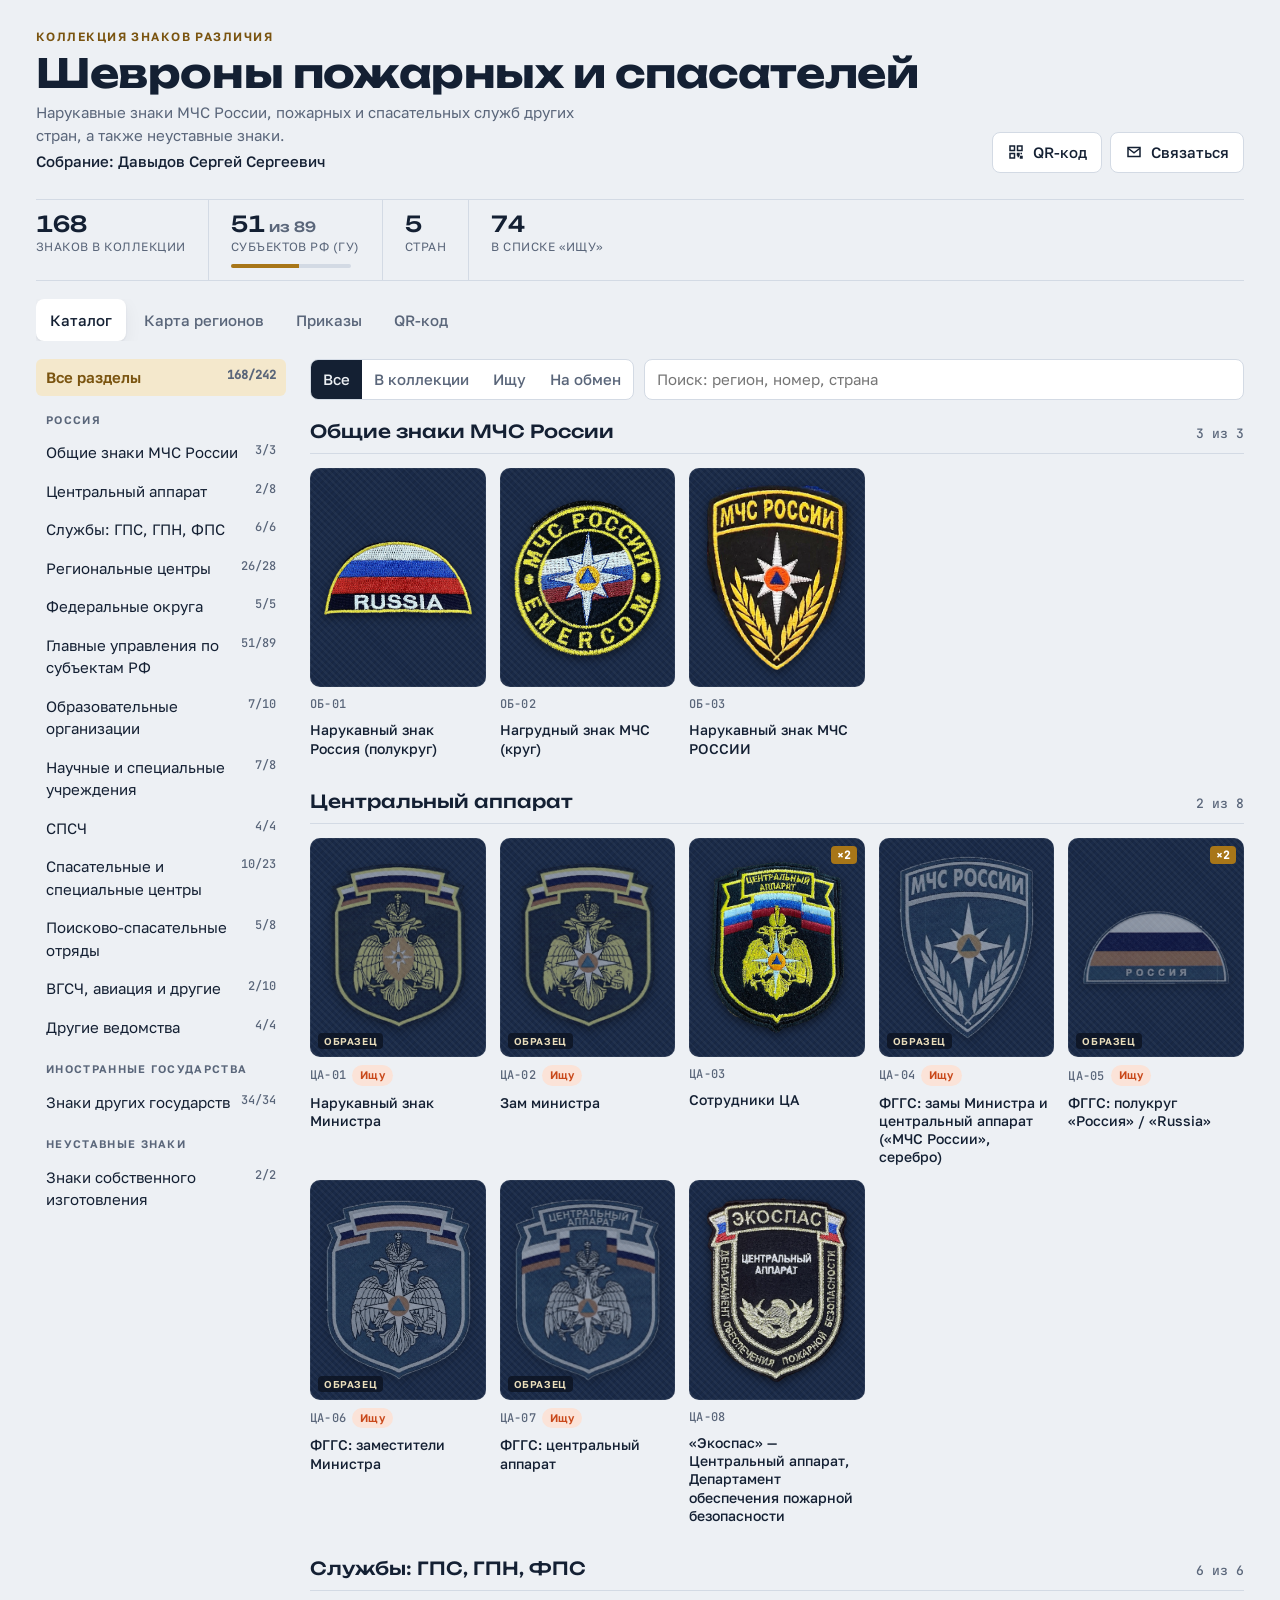
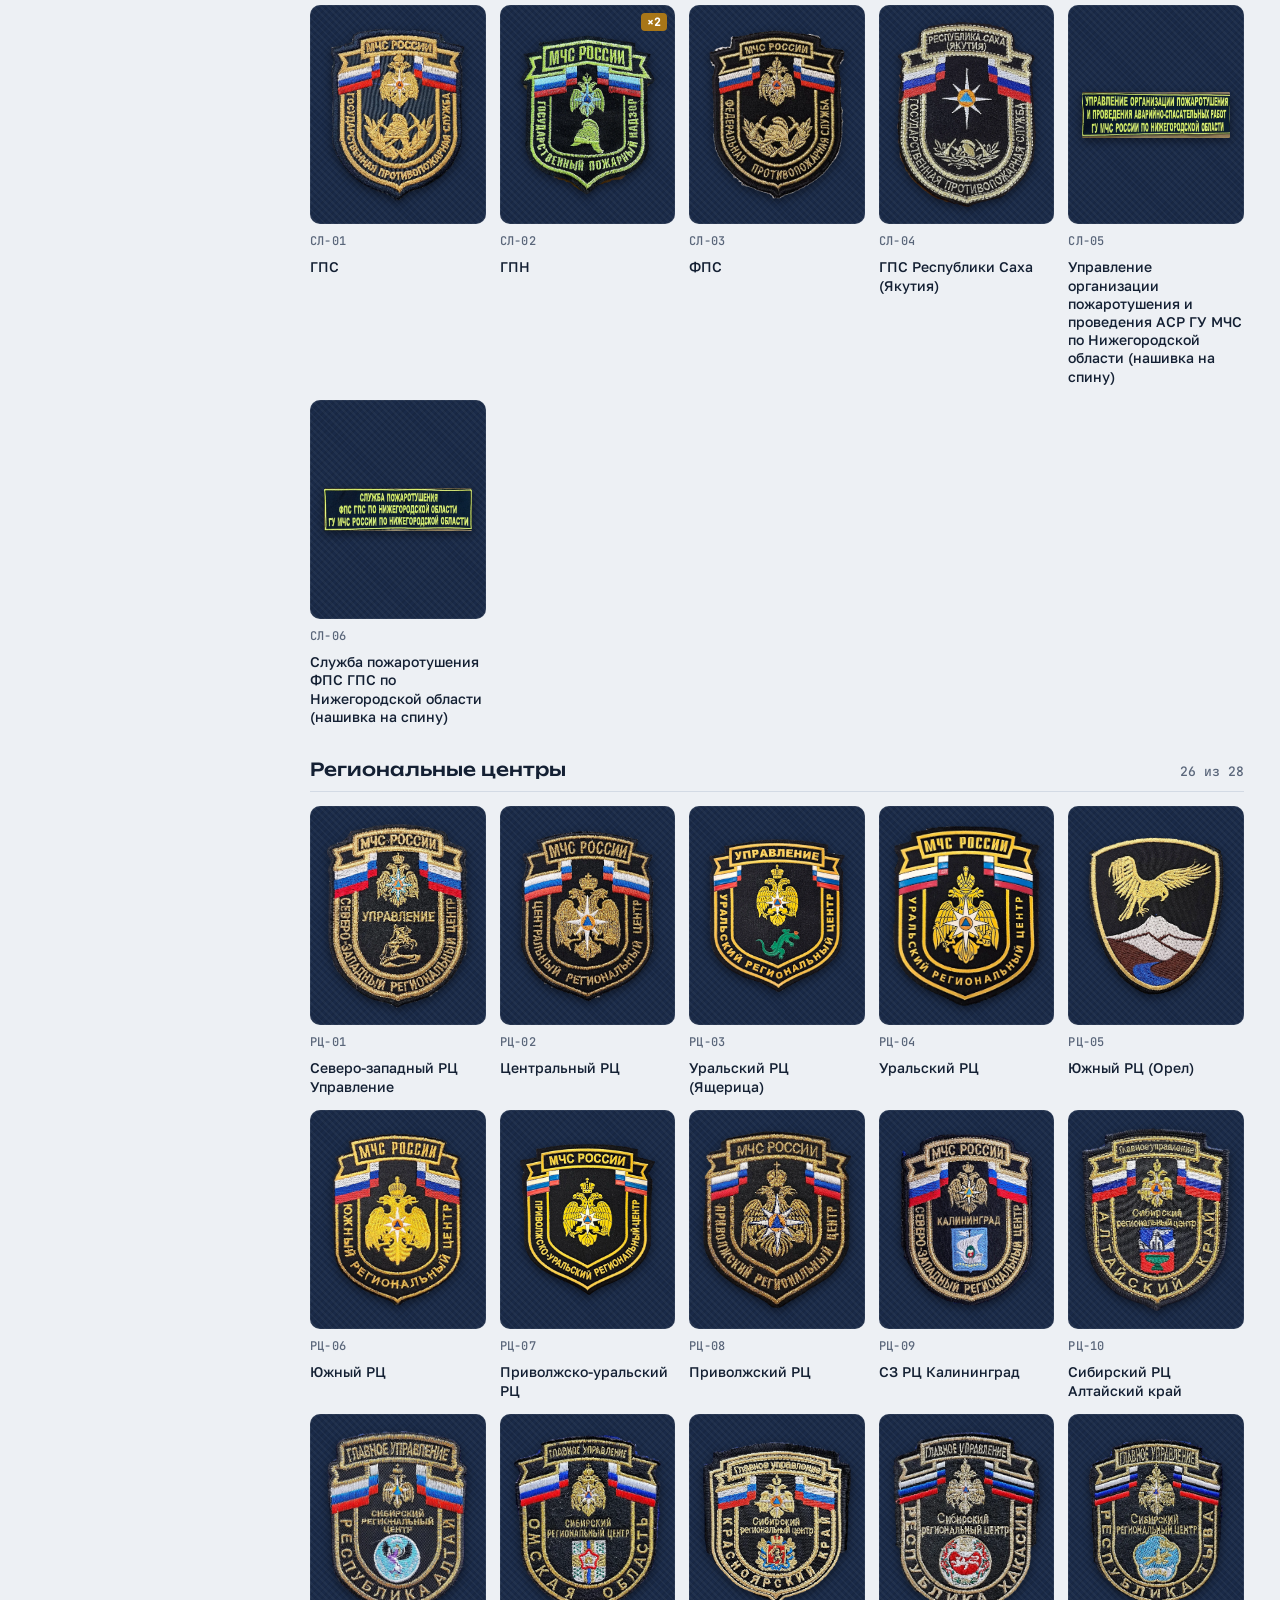
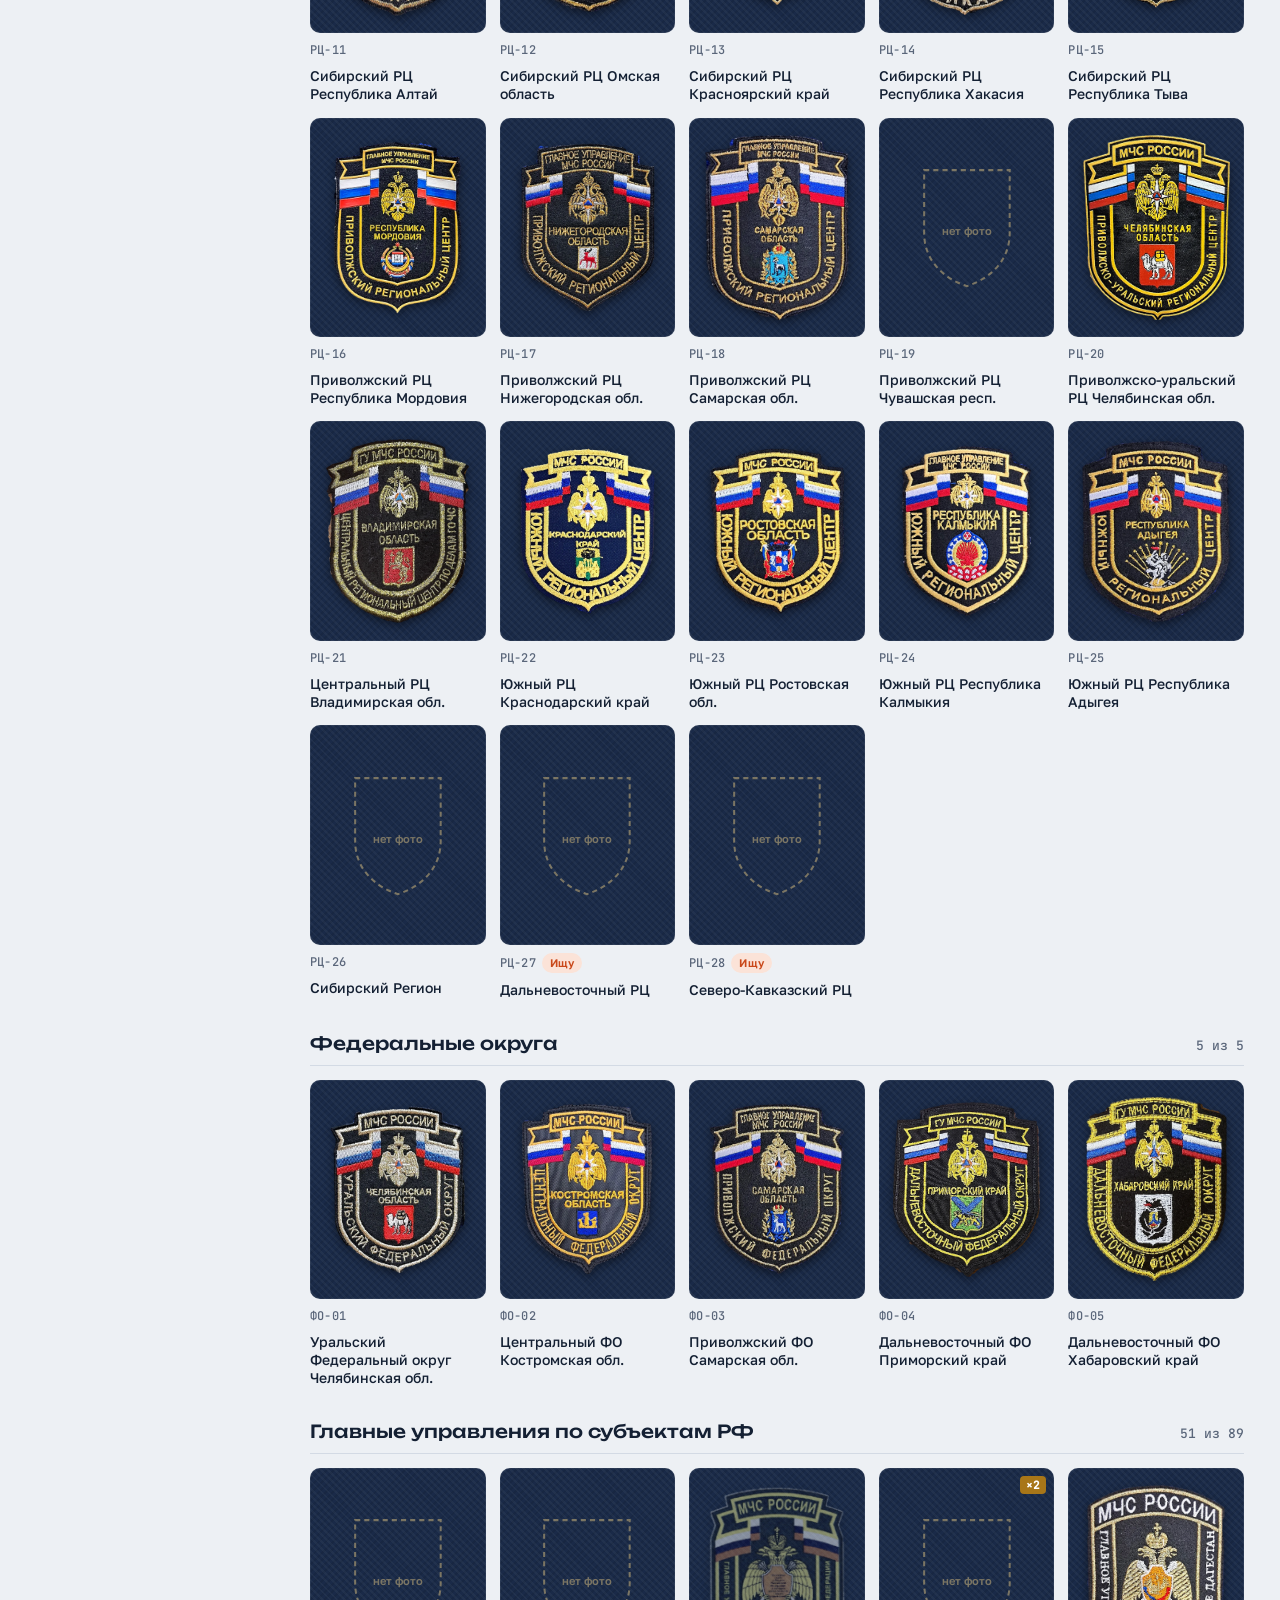
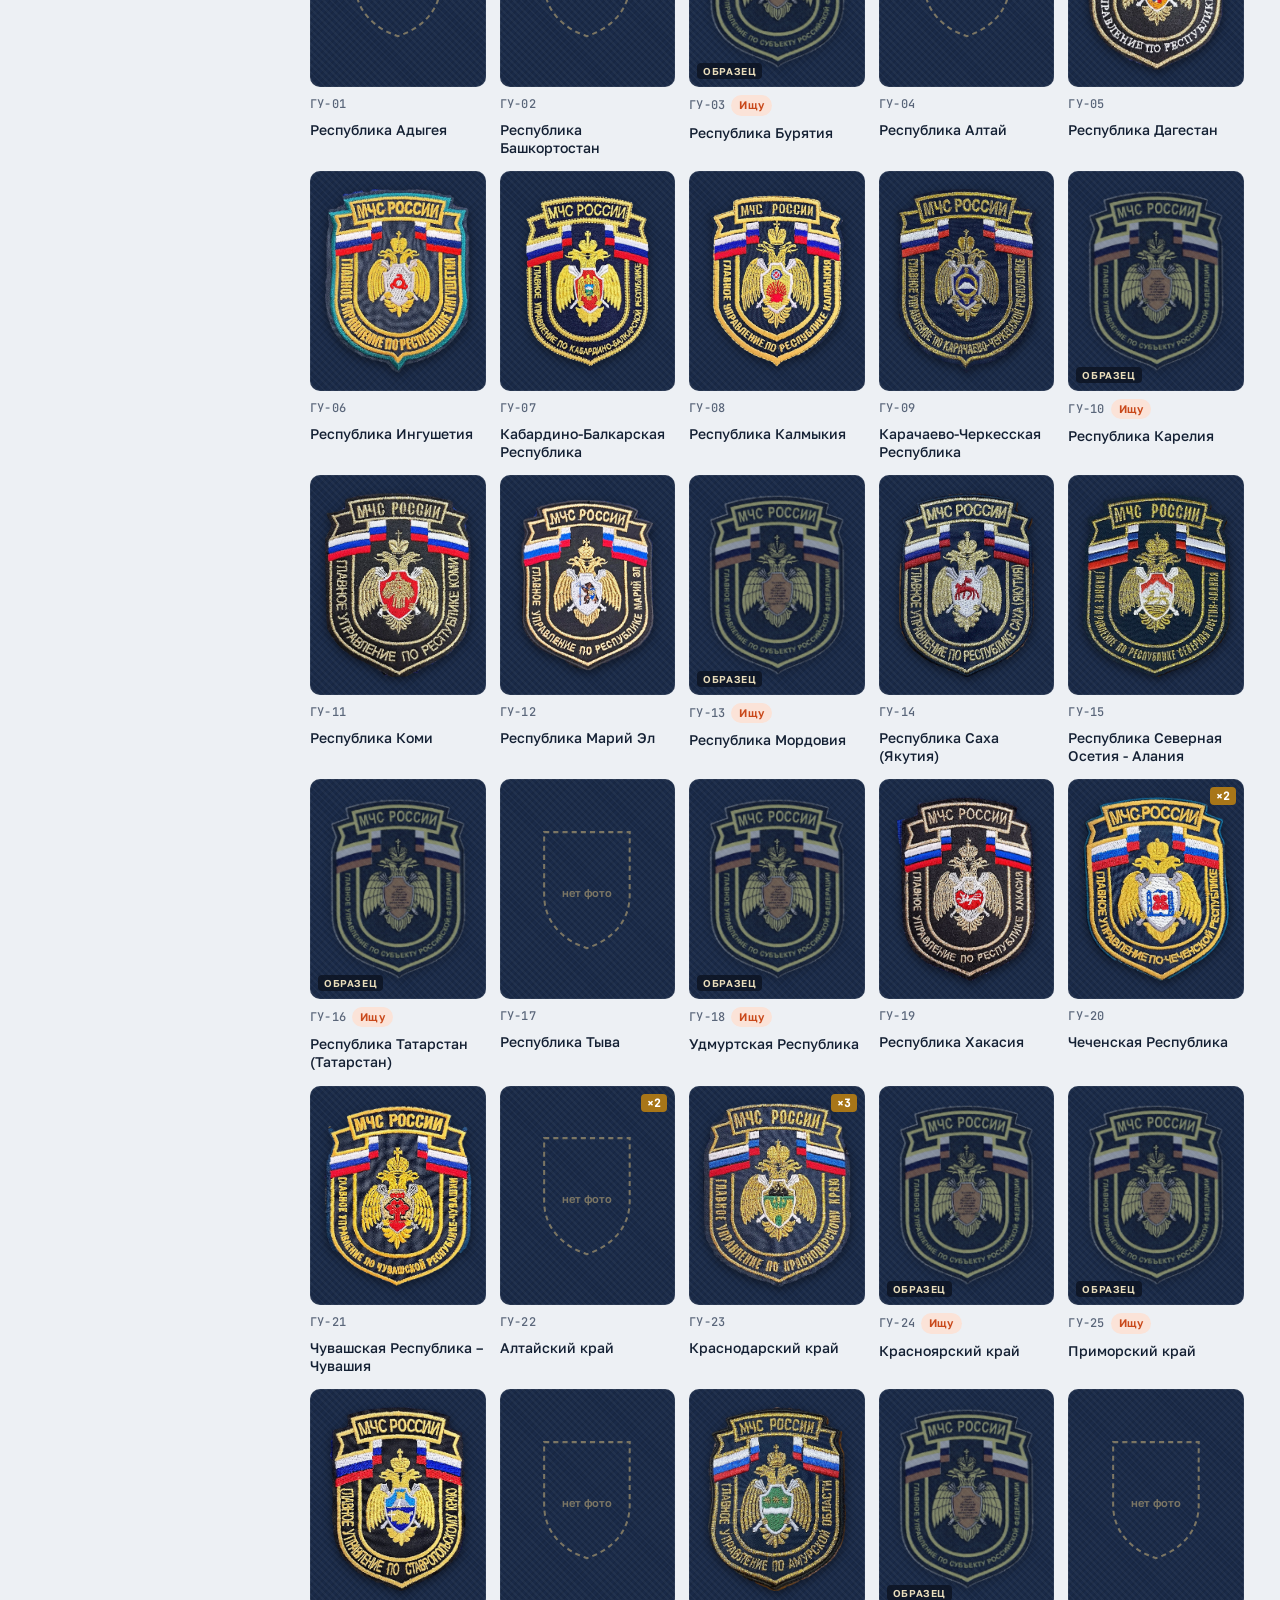
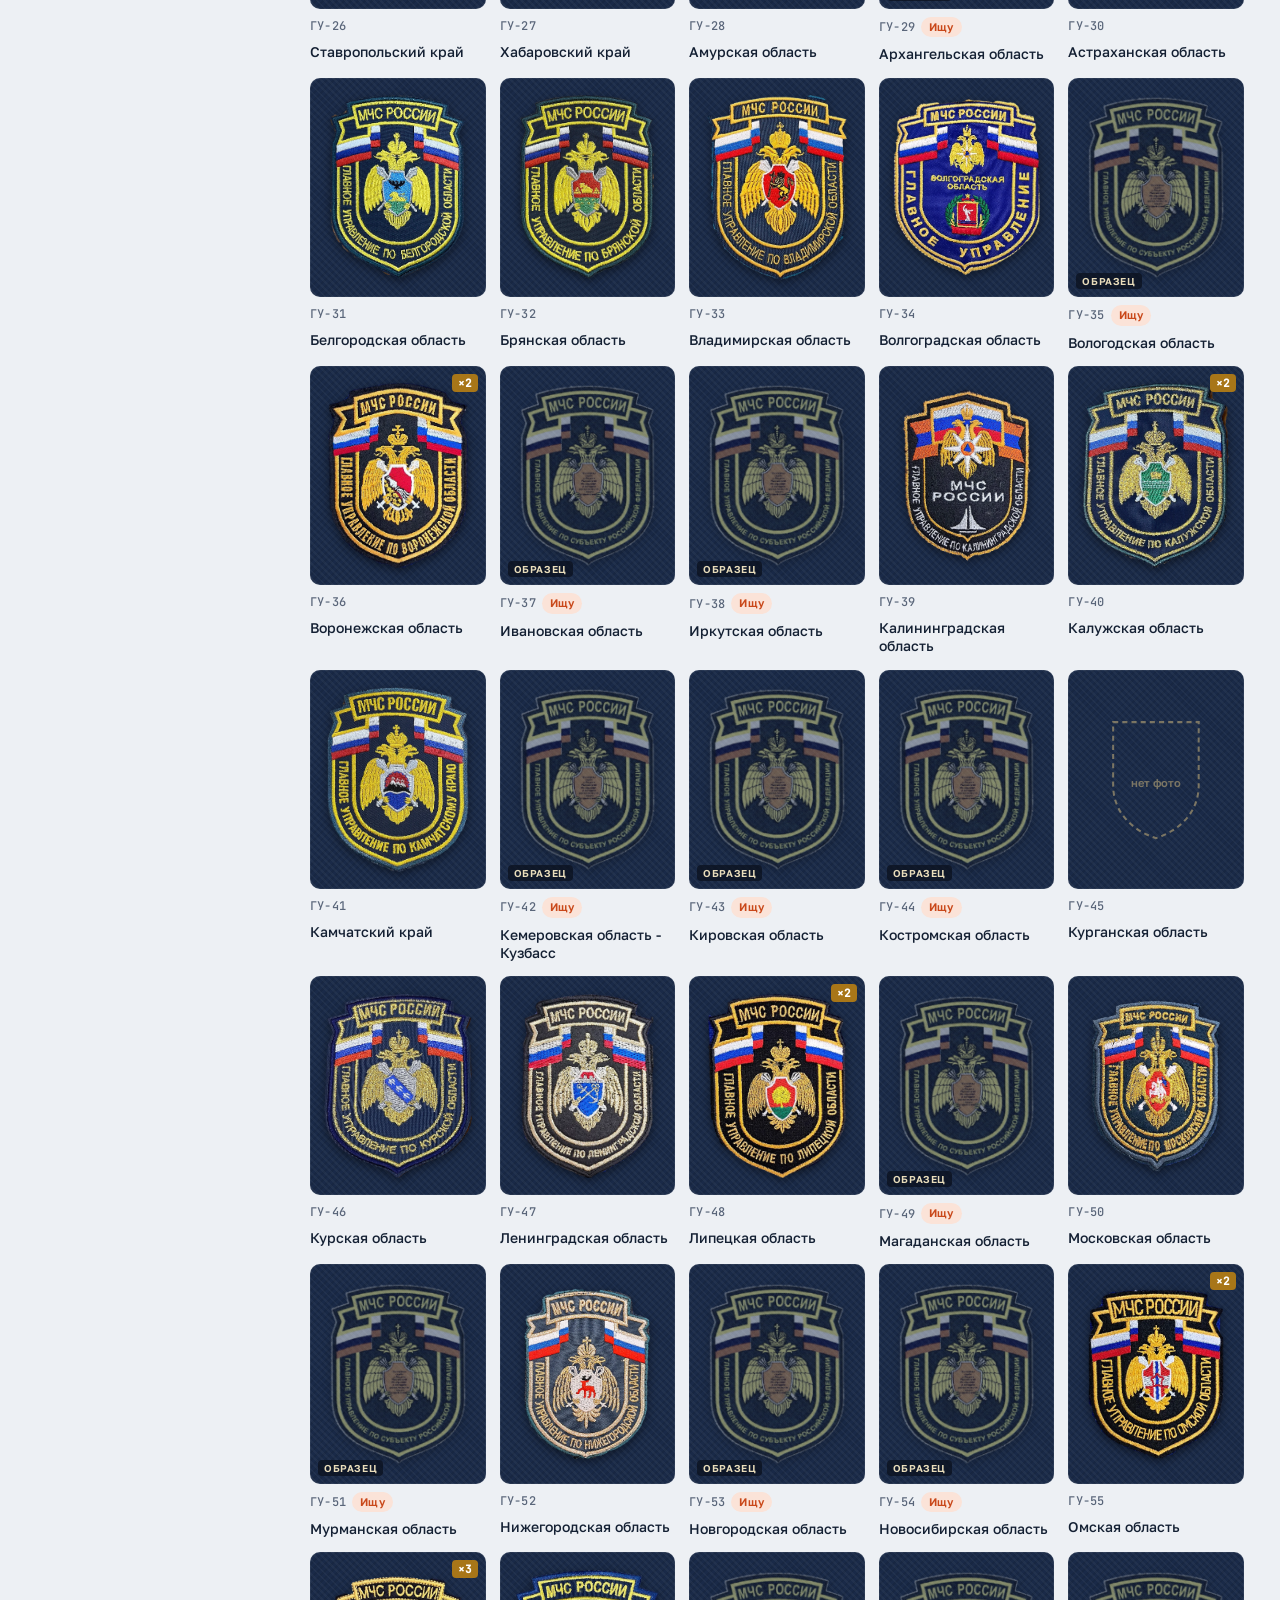
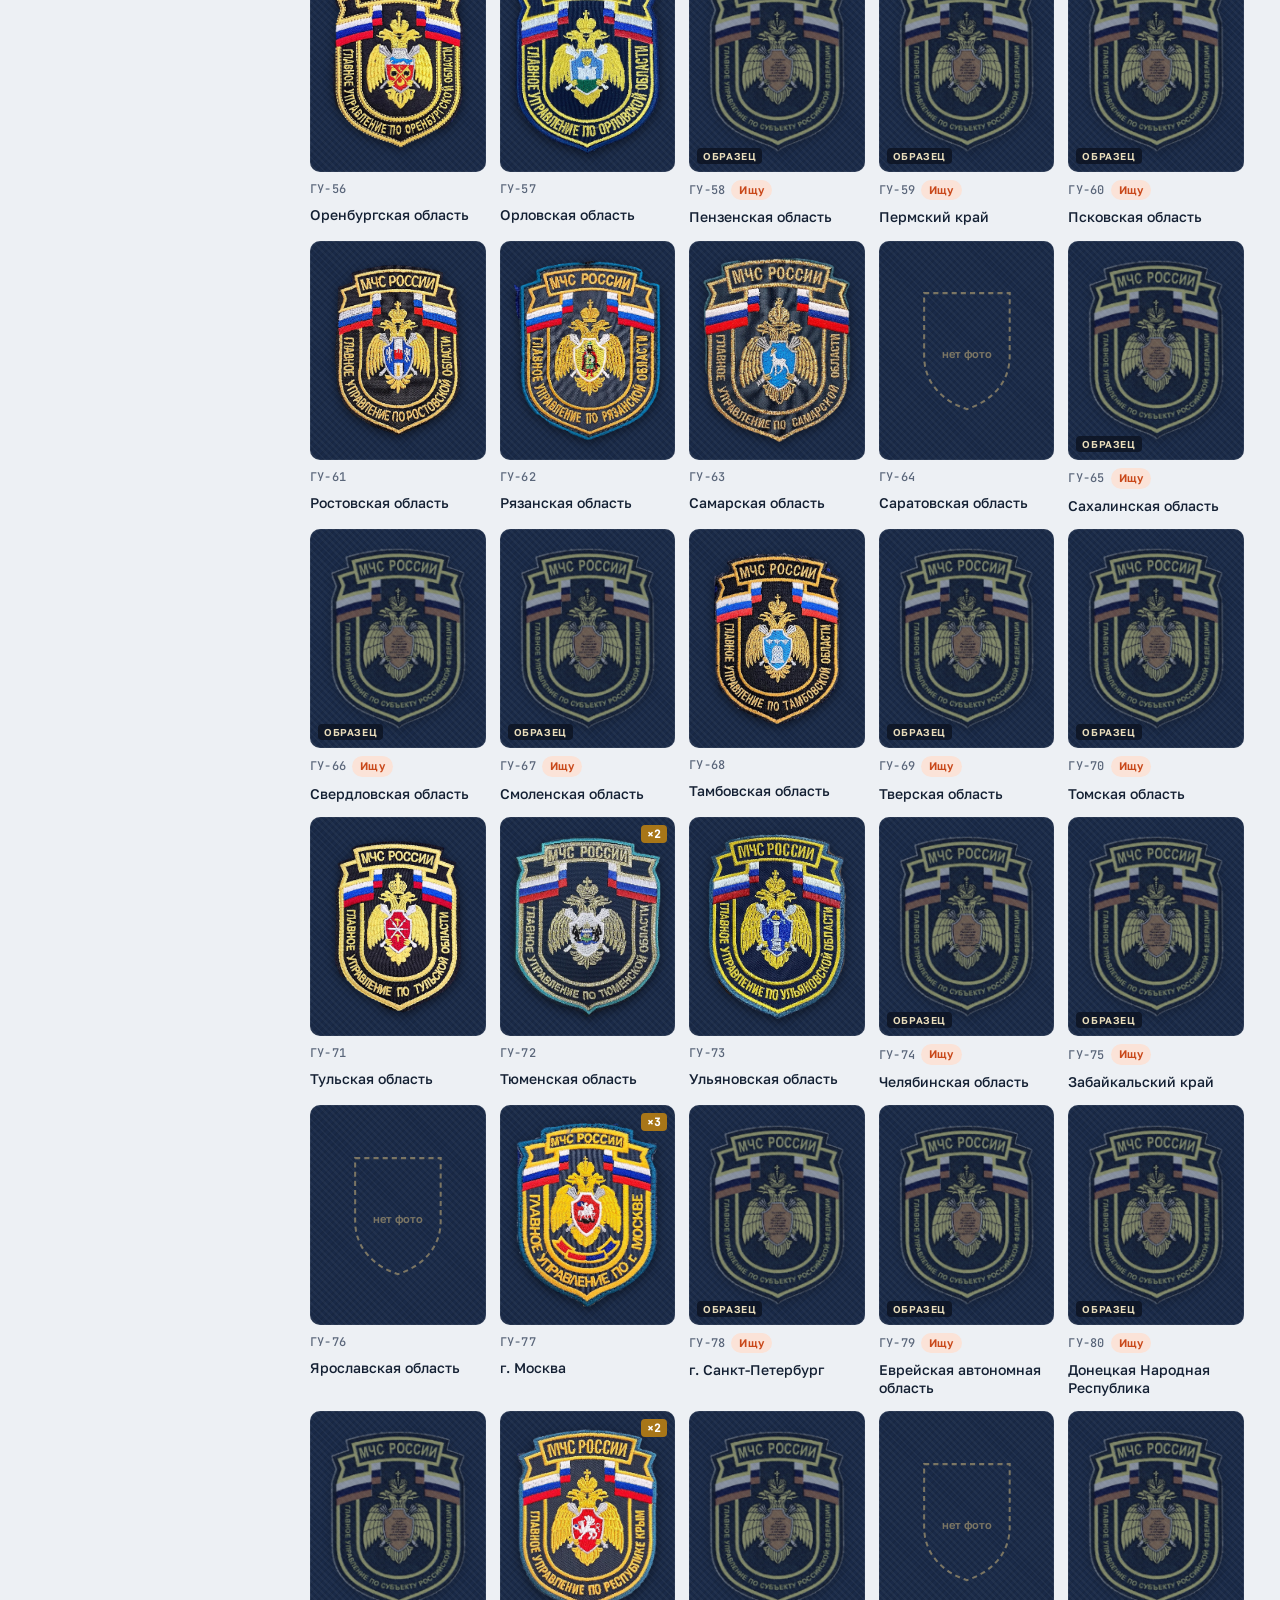
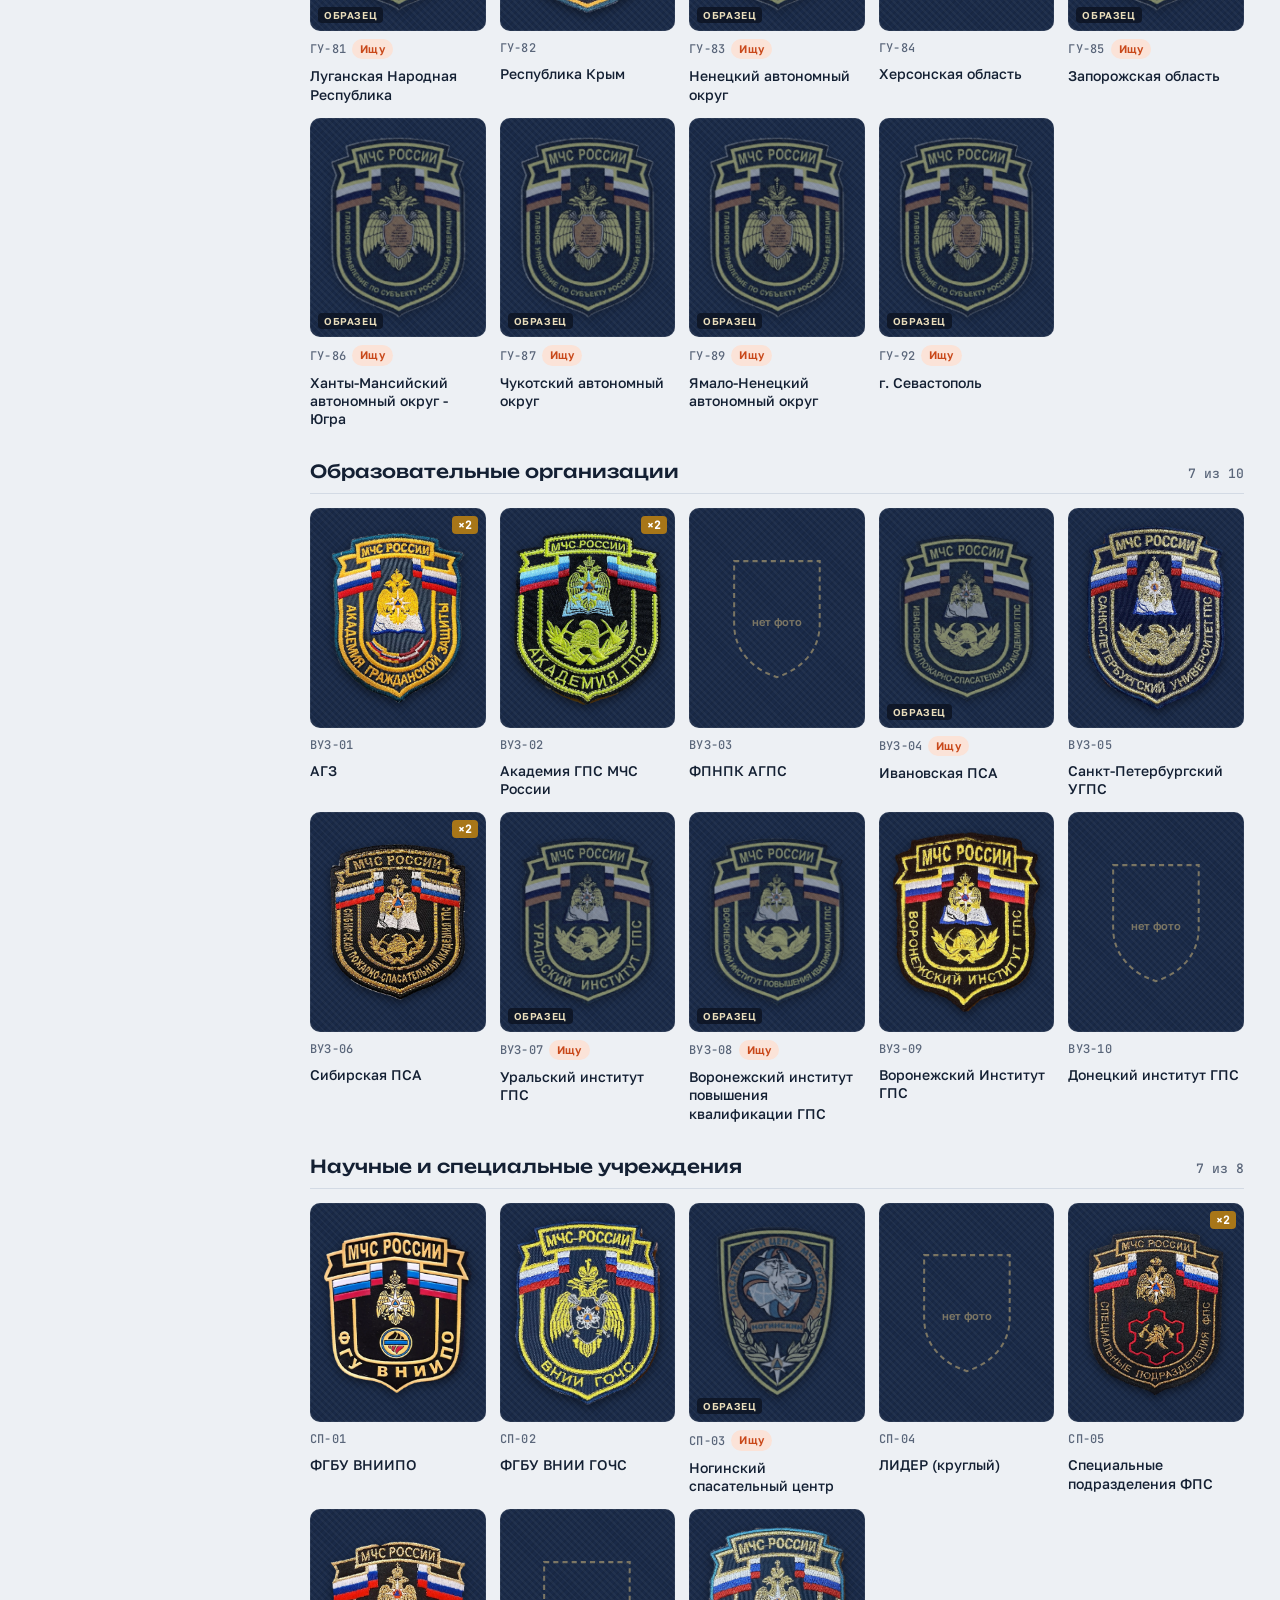
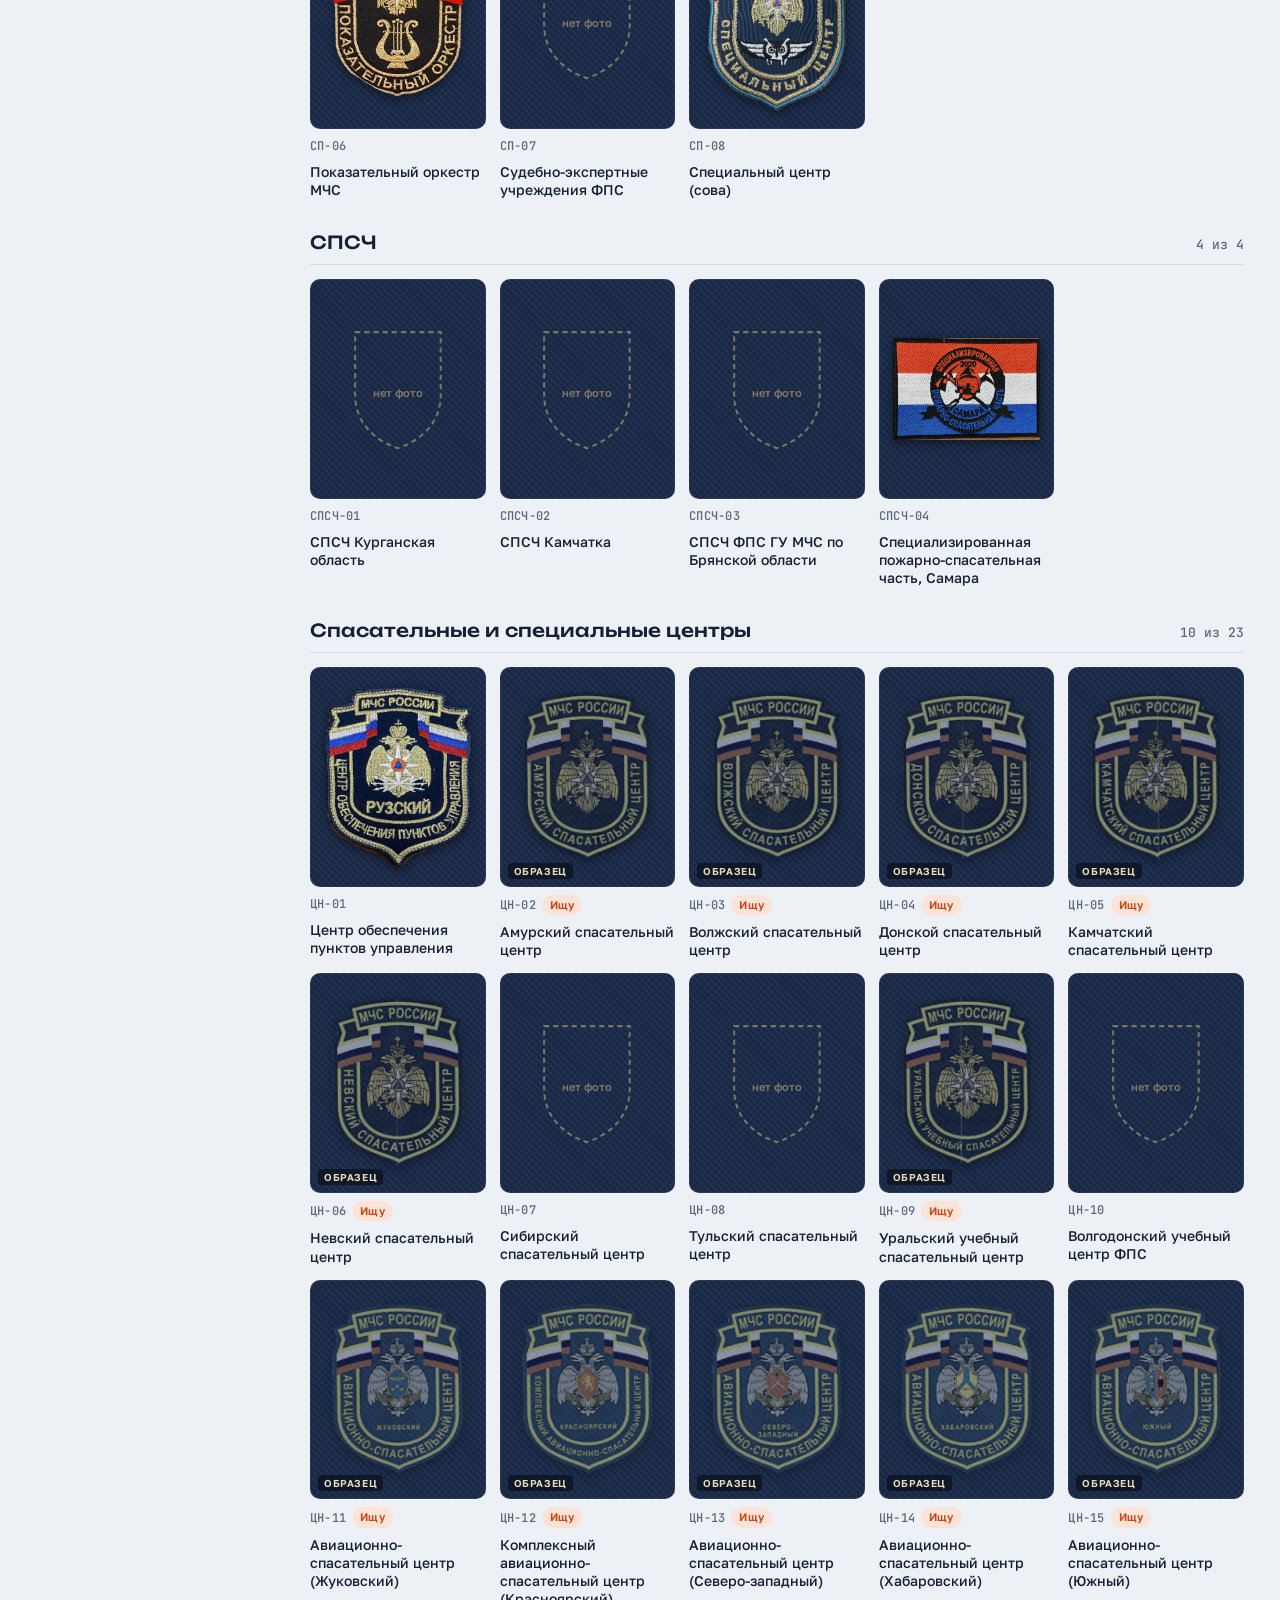
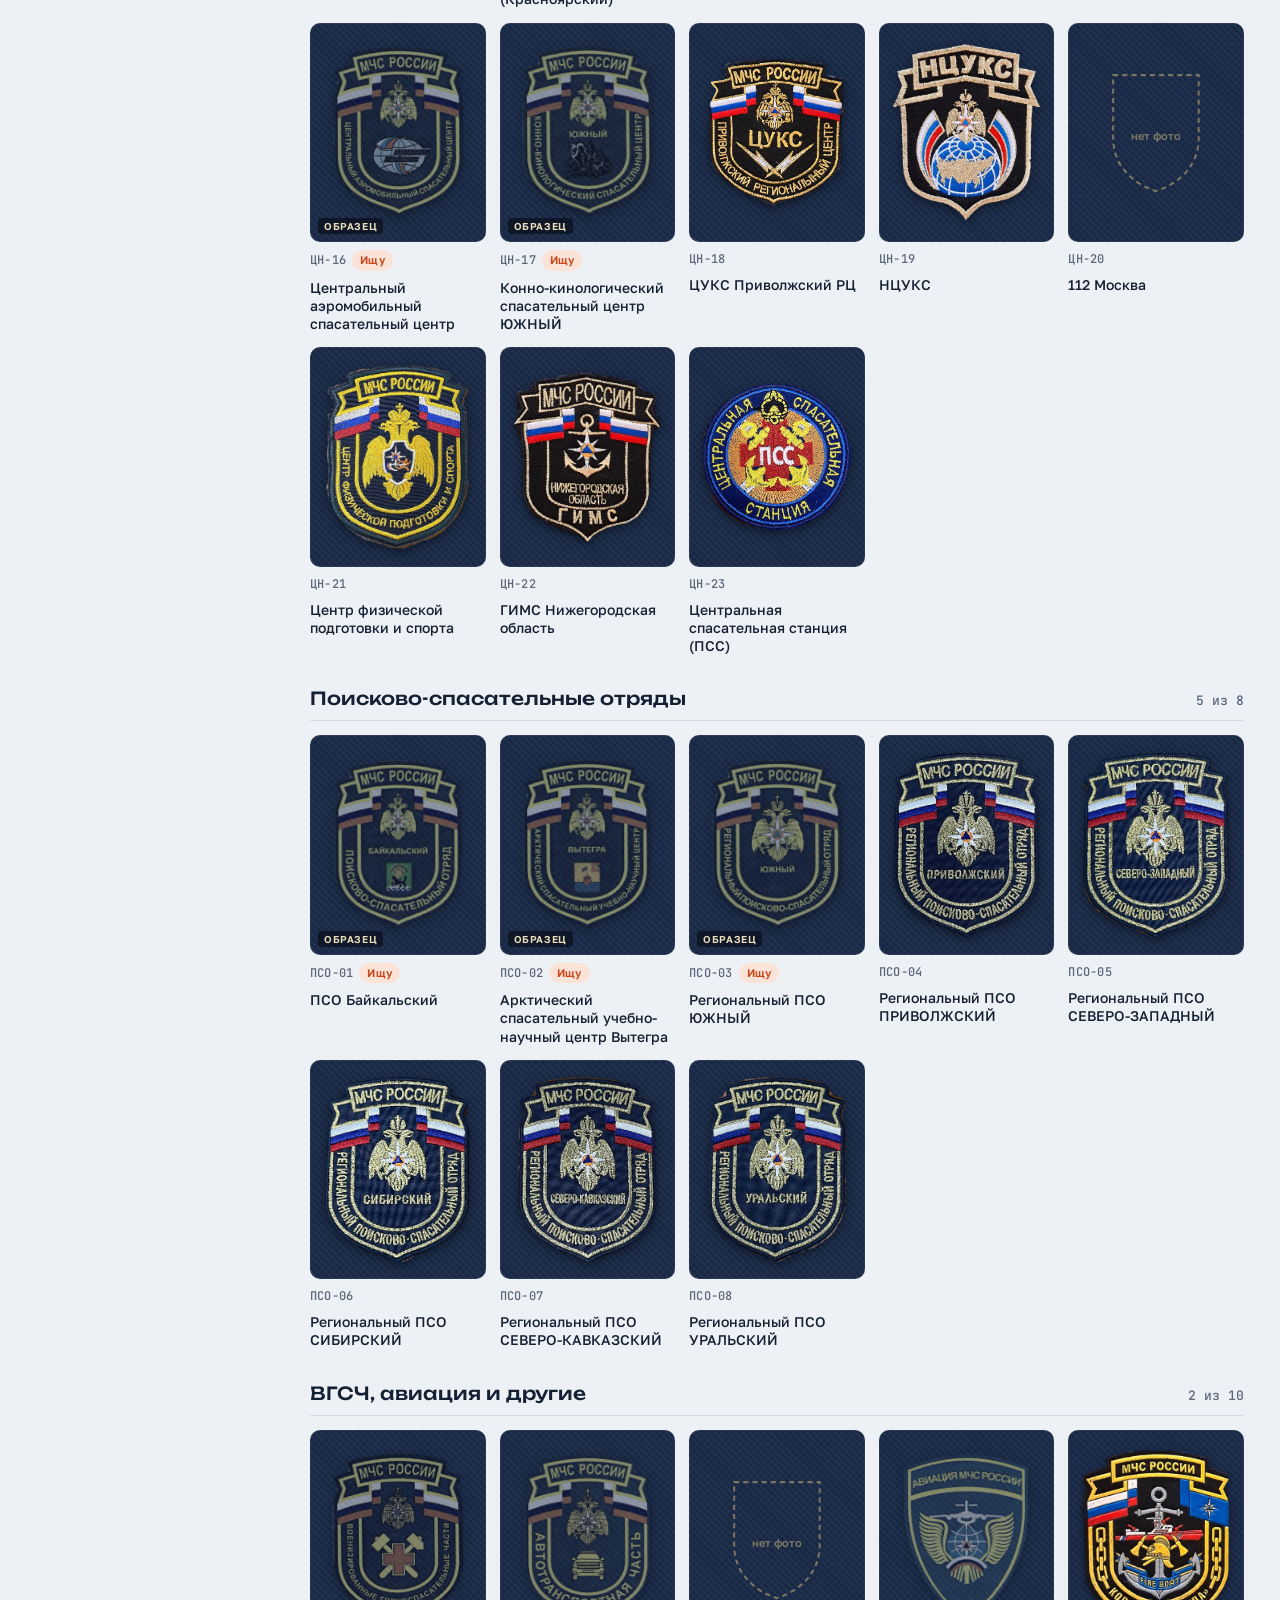
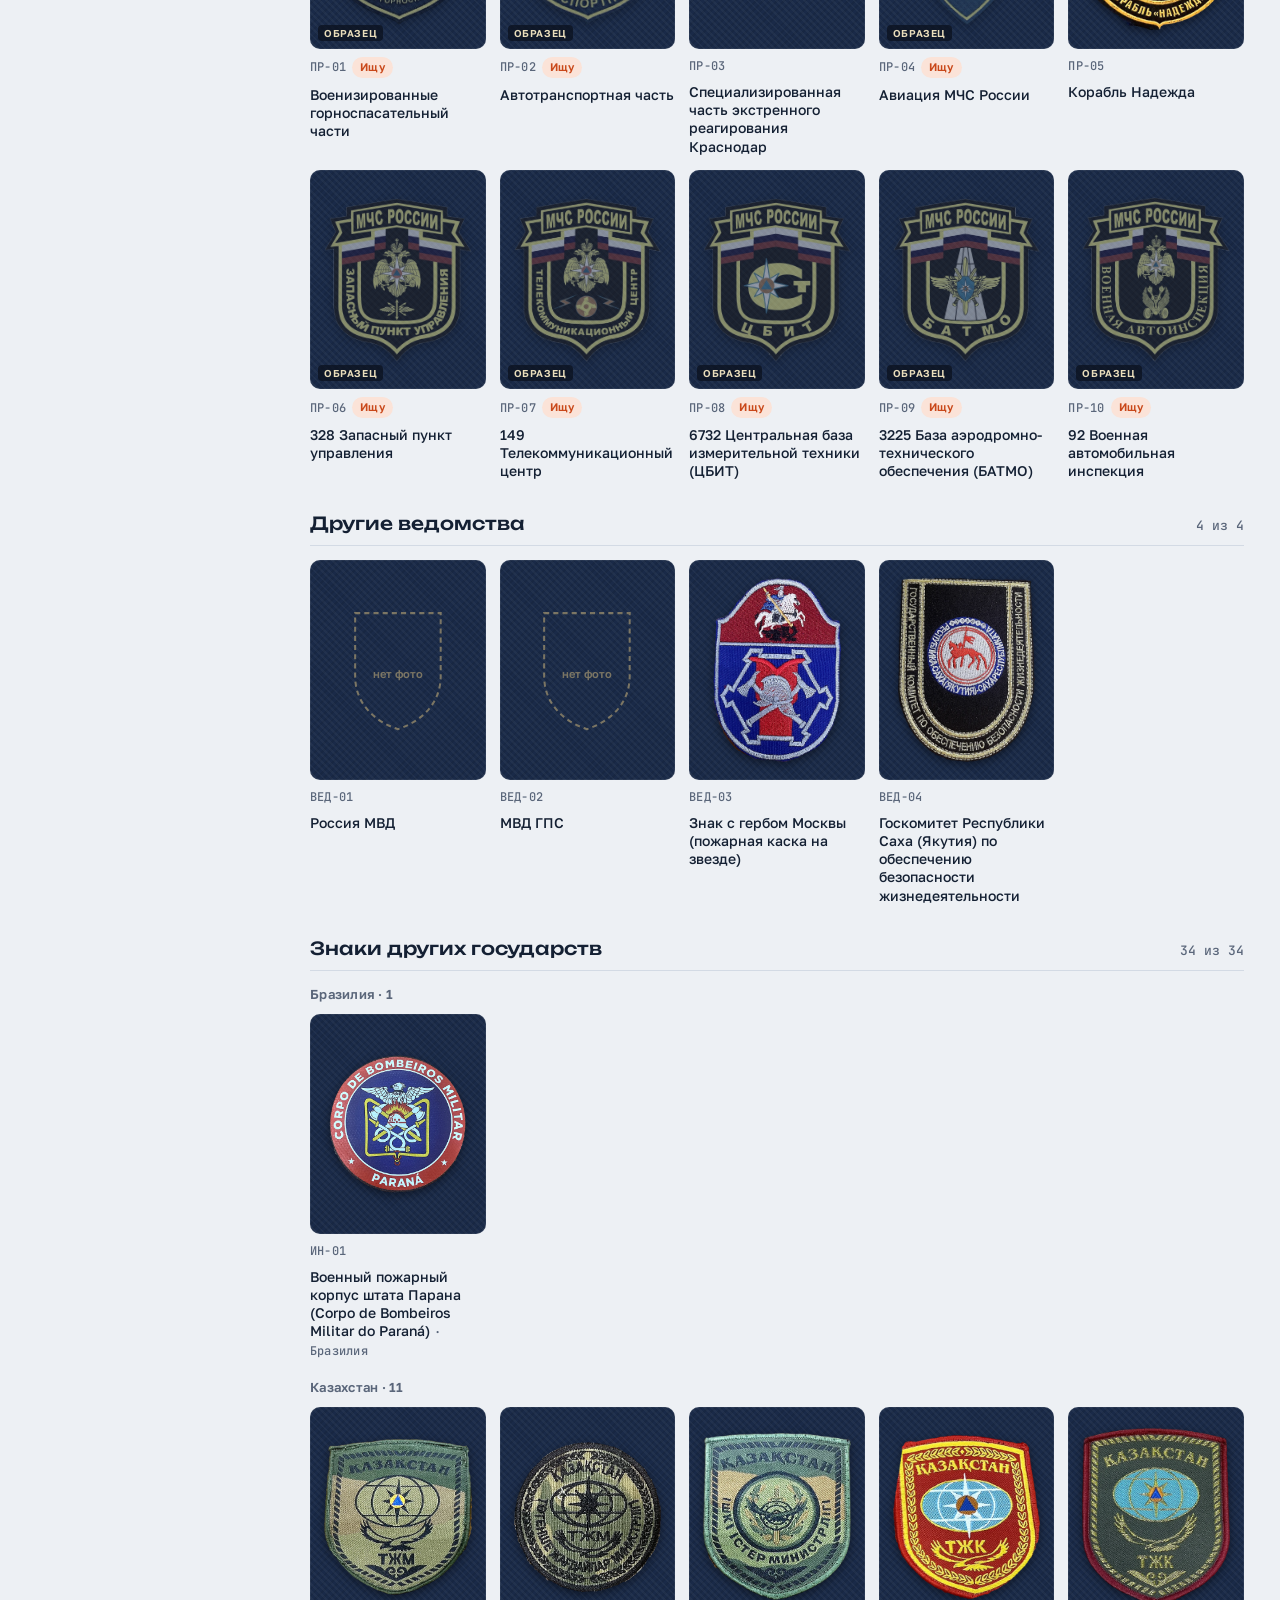
<file: index.html>
<!doctype html>
<html lang="ru">
<head>
<meta charset="utf-8">
<meta name="viewport" content="width=device-width,initial-scale=1">
<title>Шевроны пожарных и спасателей</title>
<link rel="apple-touch-icon" href="lib/icon-180.png">
<link rel="icon" type="image/png" href="lib/icon-180.png">
<meta name="apple-mobile-web-app-title" content="Шевроны">
<meta name="theme-color" content="#1A2A48">
<script>if(location.hash==='#admin'){document.write('<meta name="apple-mobile-web-app-capable" content="yes">');document.querySelector('link[rel=apple-touch-icon]').href='lib/icon-admin-180.png';document.querySelector('meta[name=apple-mobile-web-app-title]').content='Шевроны · админ';document.title='Шевроны · админ';}</script>
<link rel="stylesheet" href="lib/fonts.css">
<script>window.__V=location.protocol==='file:'?'':'?t='+Date.now();document.write('<link rel="stylesheet" href="lib/app.css'+__V+'">')</script>
</head>
<body>
<div id="app"><div class="wrap" style="padding:40px 16px;font-family:system-ui,sans-serif"><p>Загрузка коллекции…</p><p style="color:#5A667A">Если коллекция не открылась (например, файл открыт в приложении Яндекс Диска), откройте её на сайте: <a href="https://davidov-s.github.io/kollekciya-shevronov/">davidov-s.github.io/kollekciya-shevronov</a></p></div></div>
<noscript><p style="padding:24px">Для работы каталога включите JavaScript в браузере.</p></noscript>
<script>document.write('<script src="data/collection.js'+__V+'"><\/script>')</script>
<script src="lib/qrcode.js"></script>
<script>document.write('<script src="lib/app.js'+__V+'"><\/script>')</script>
</body>
</html>
</file>
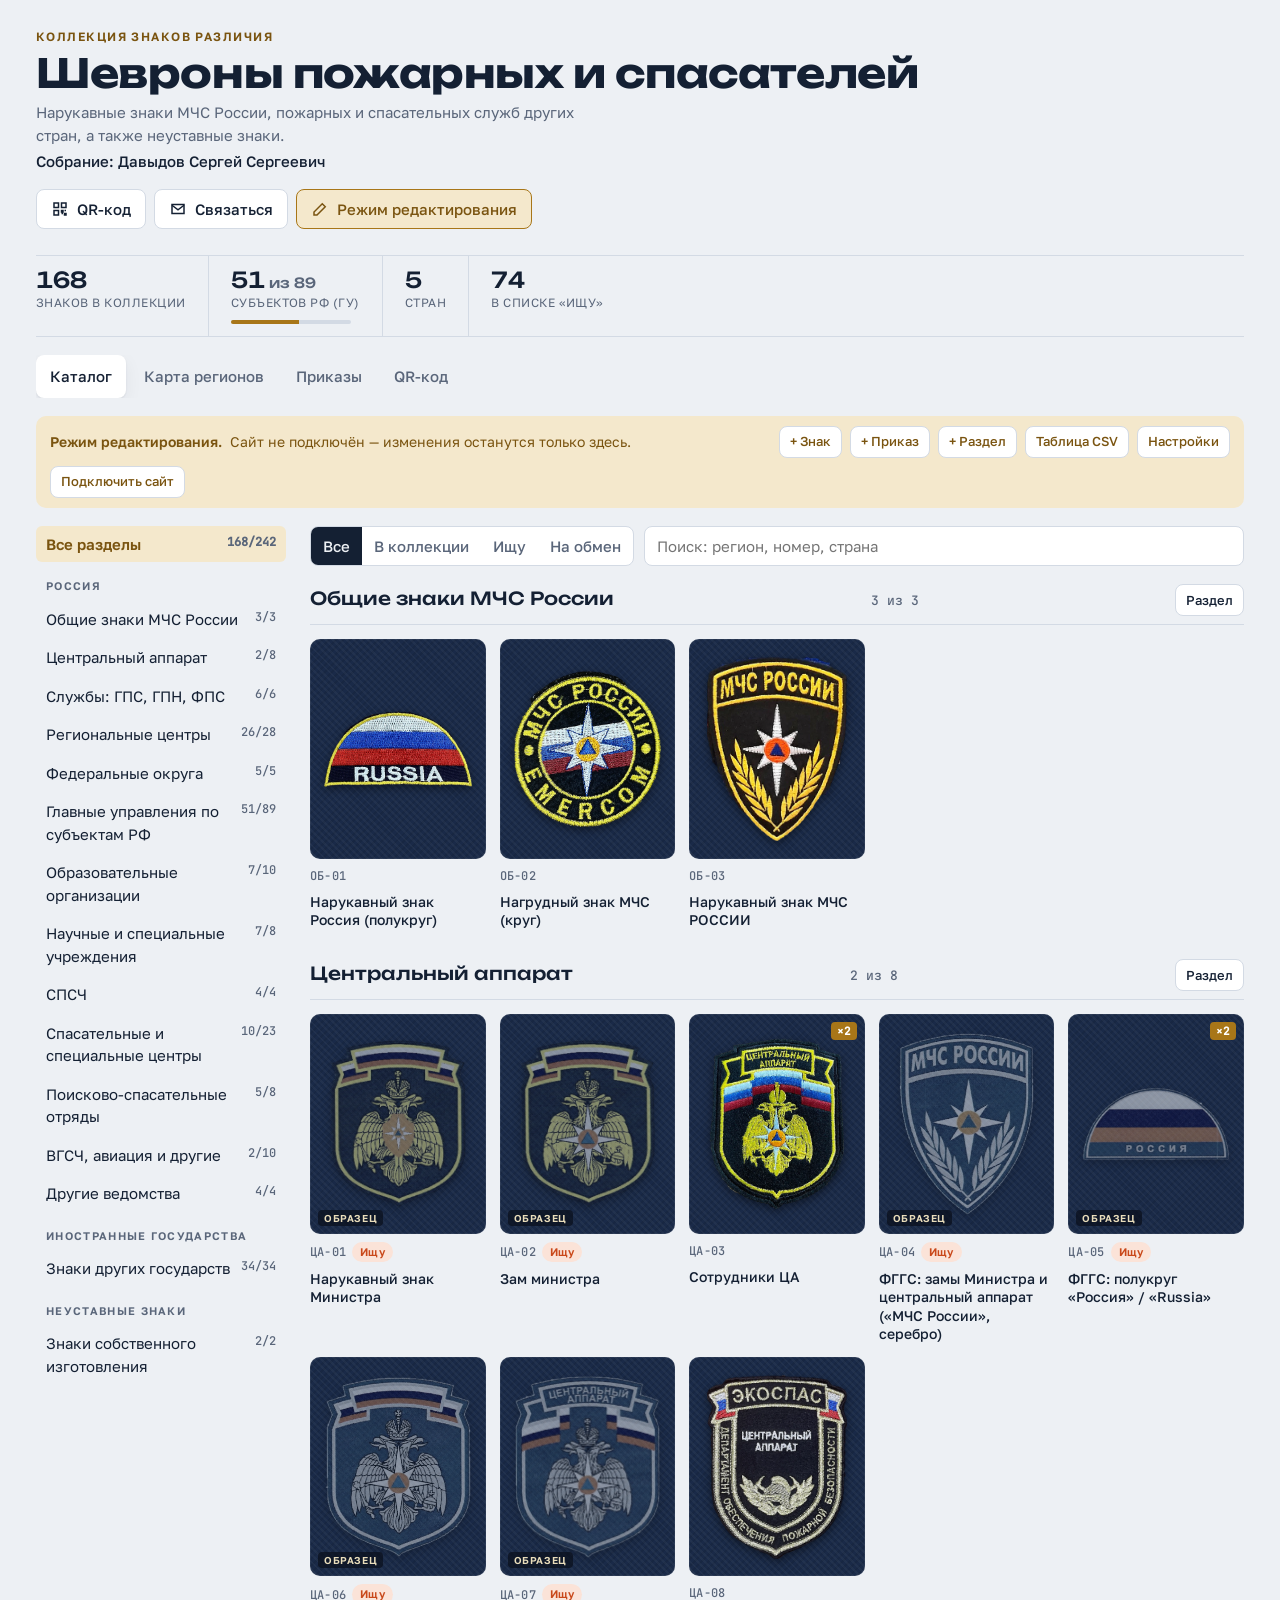
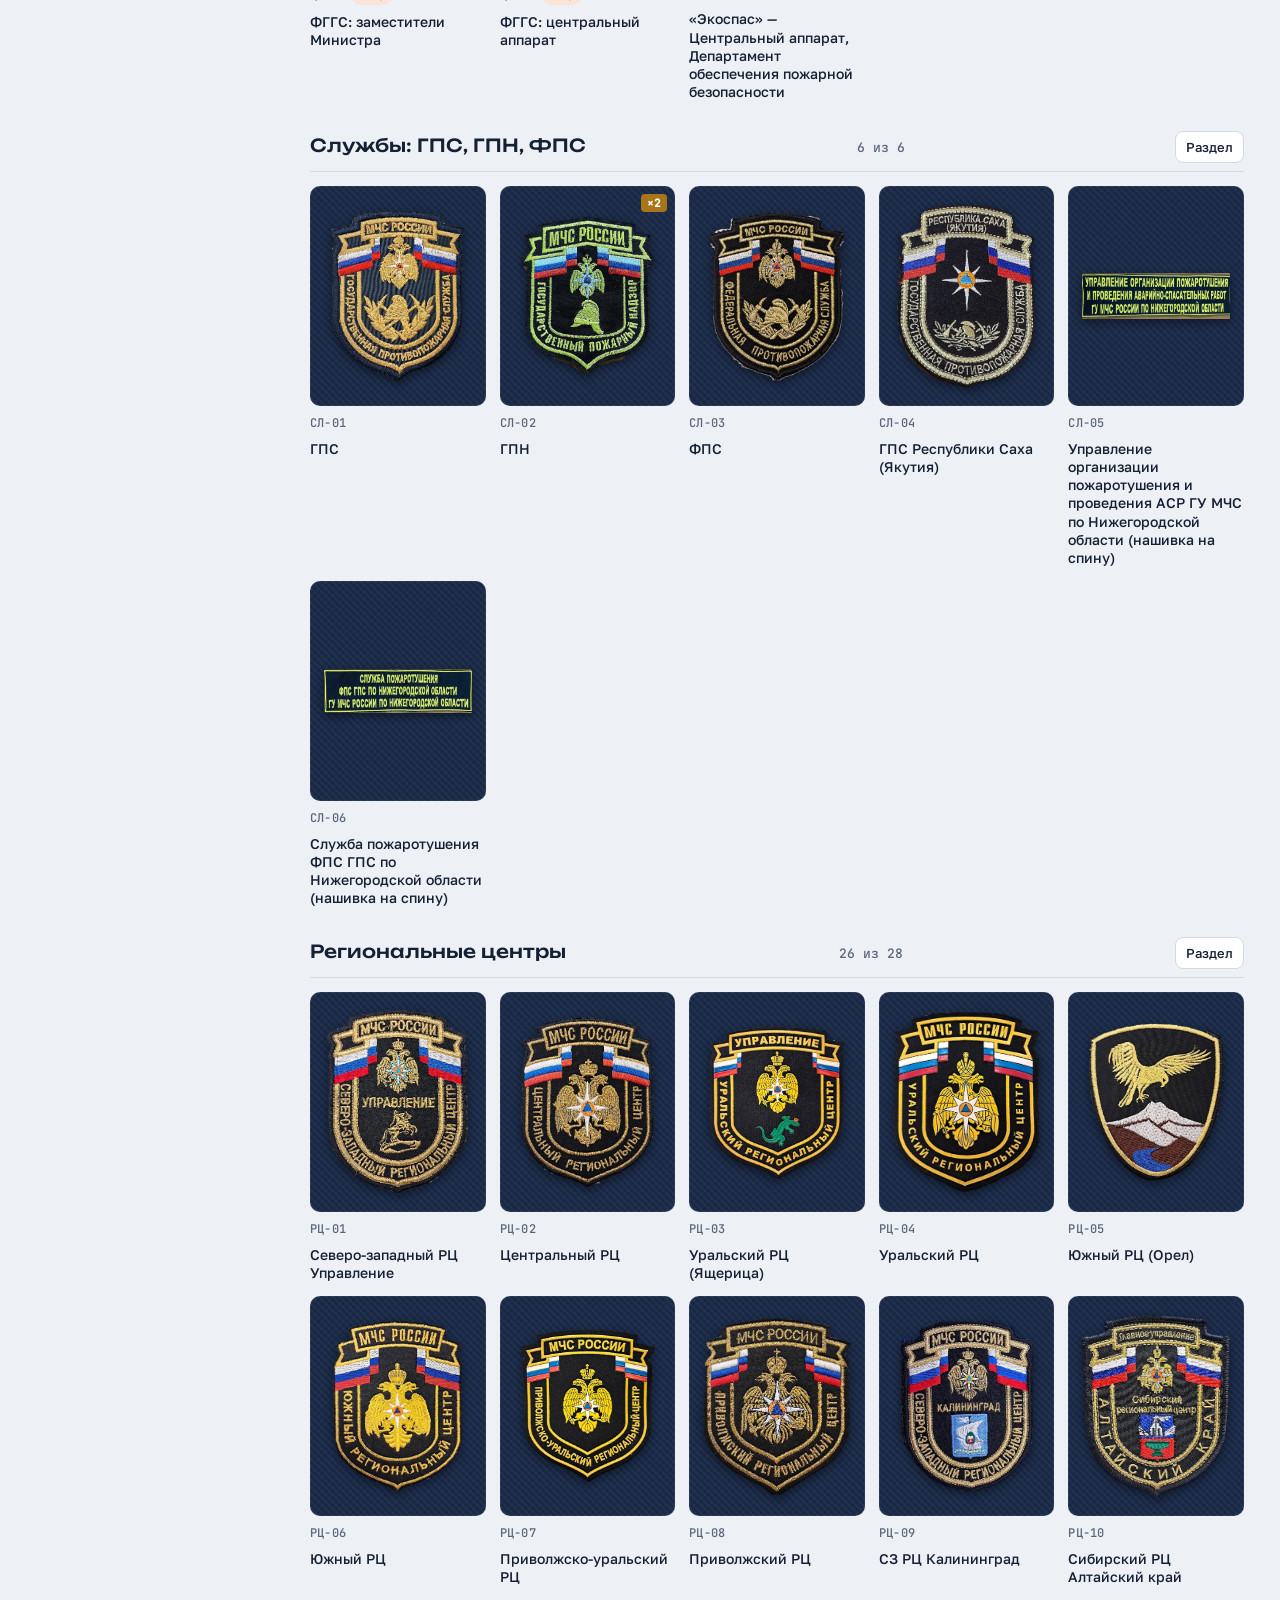
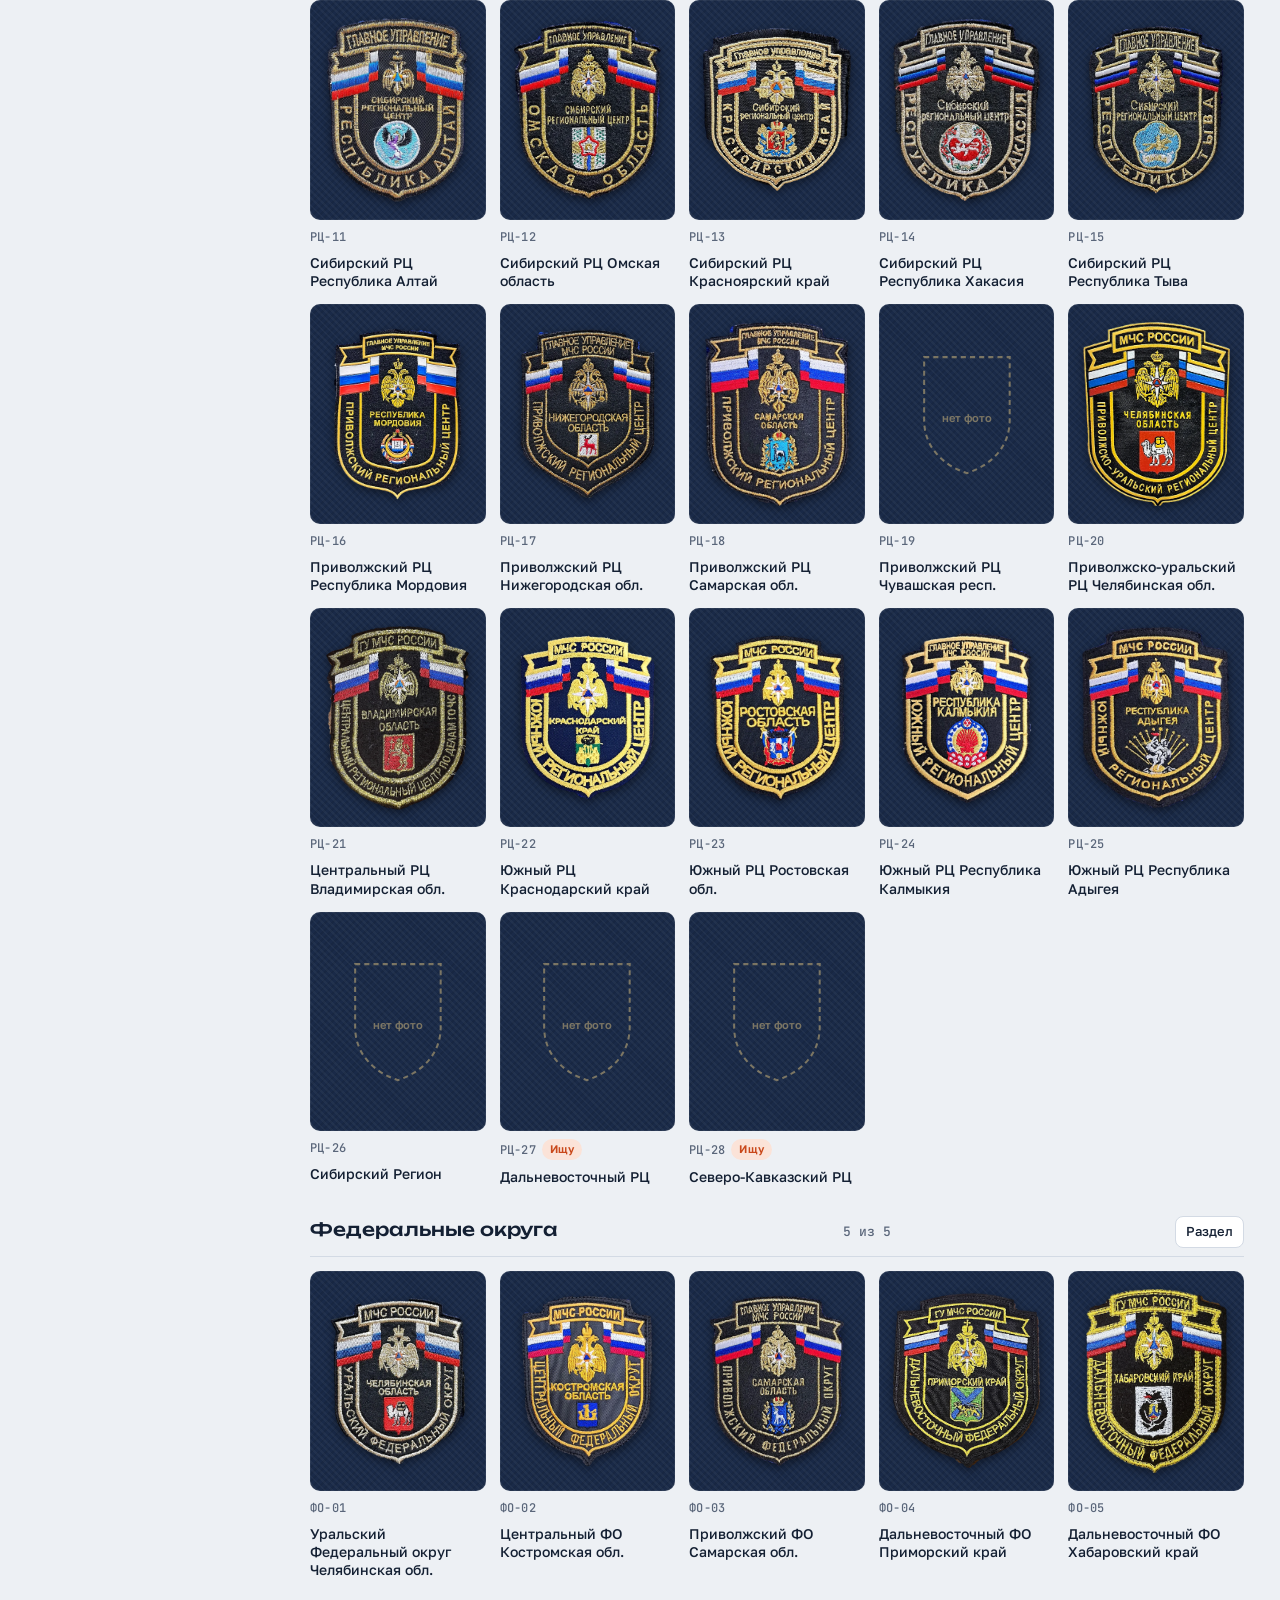
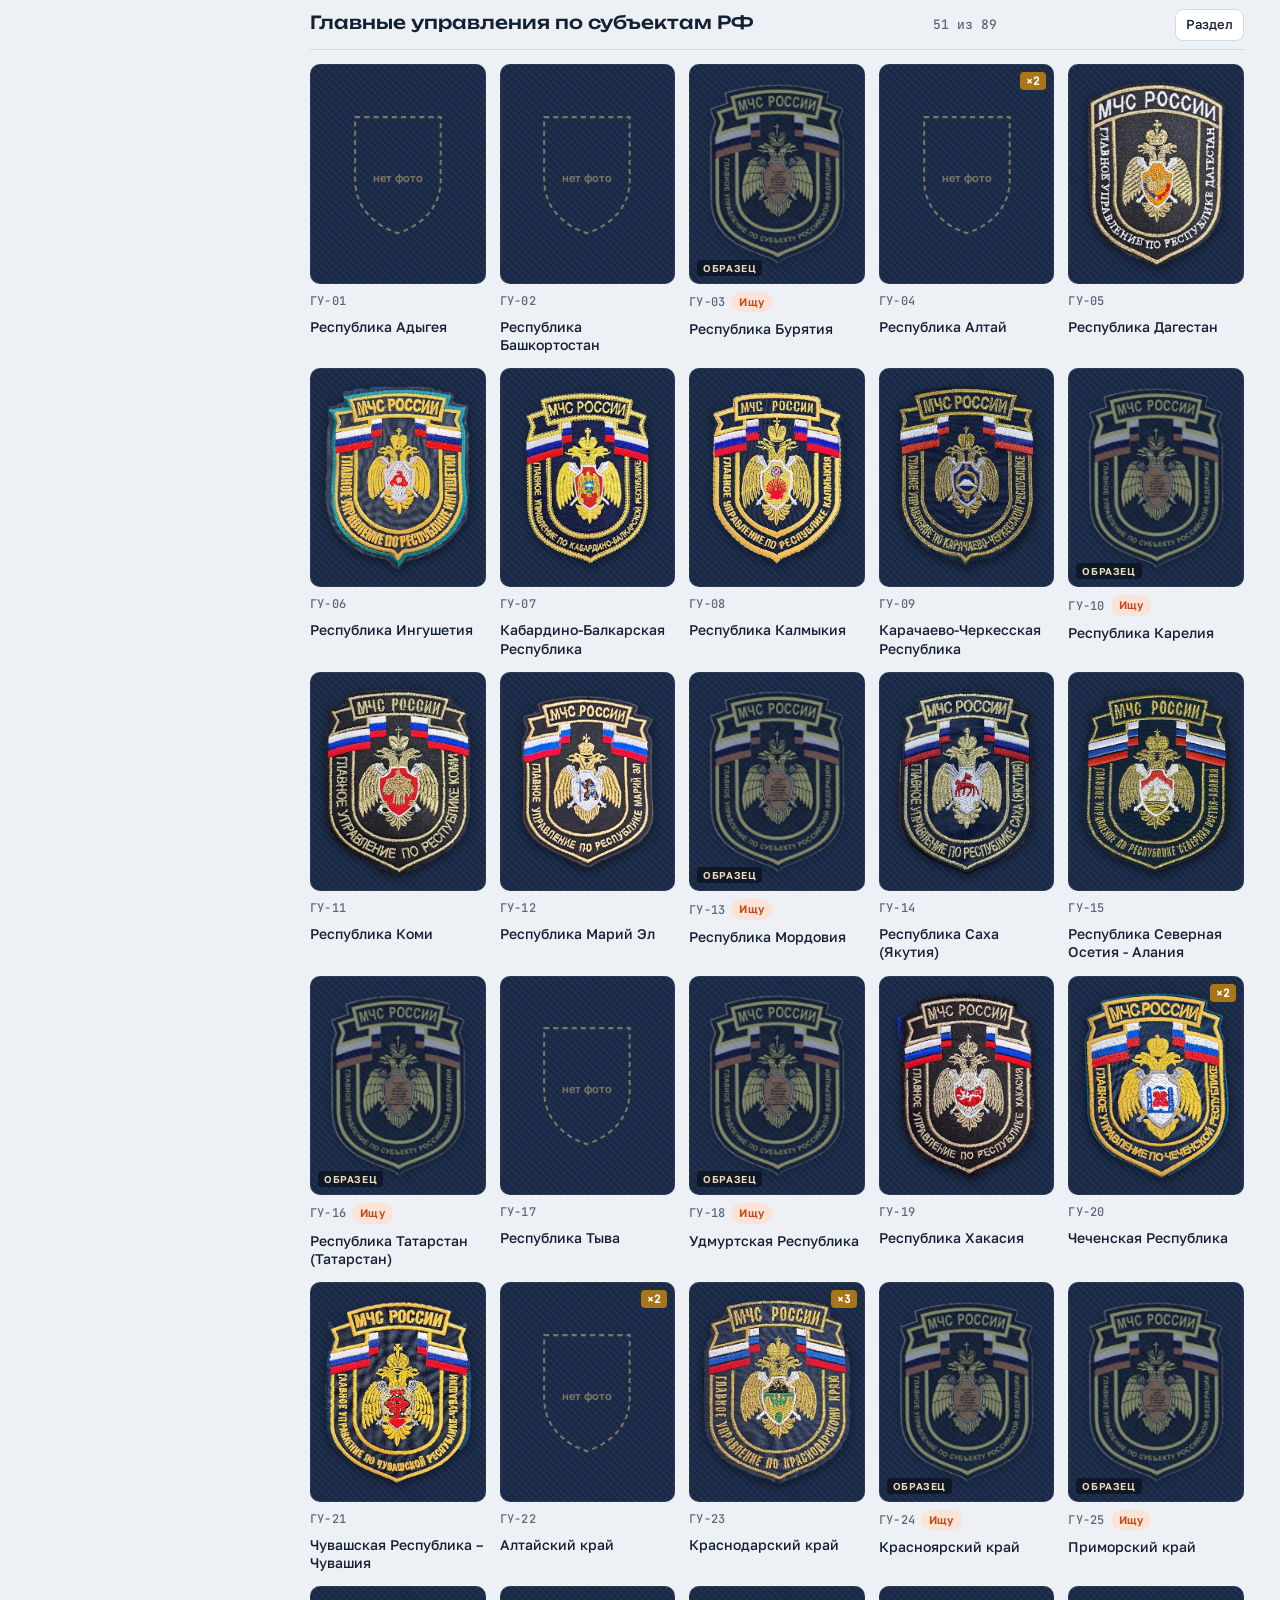
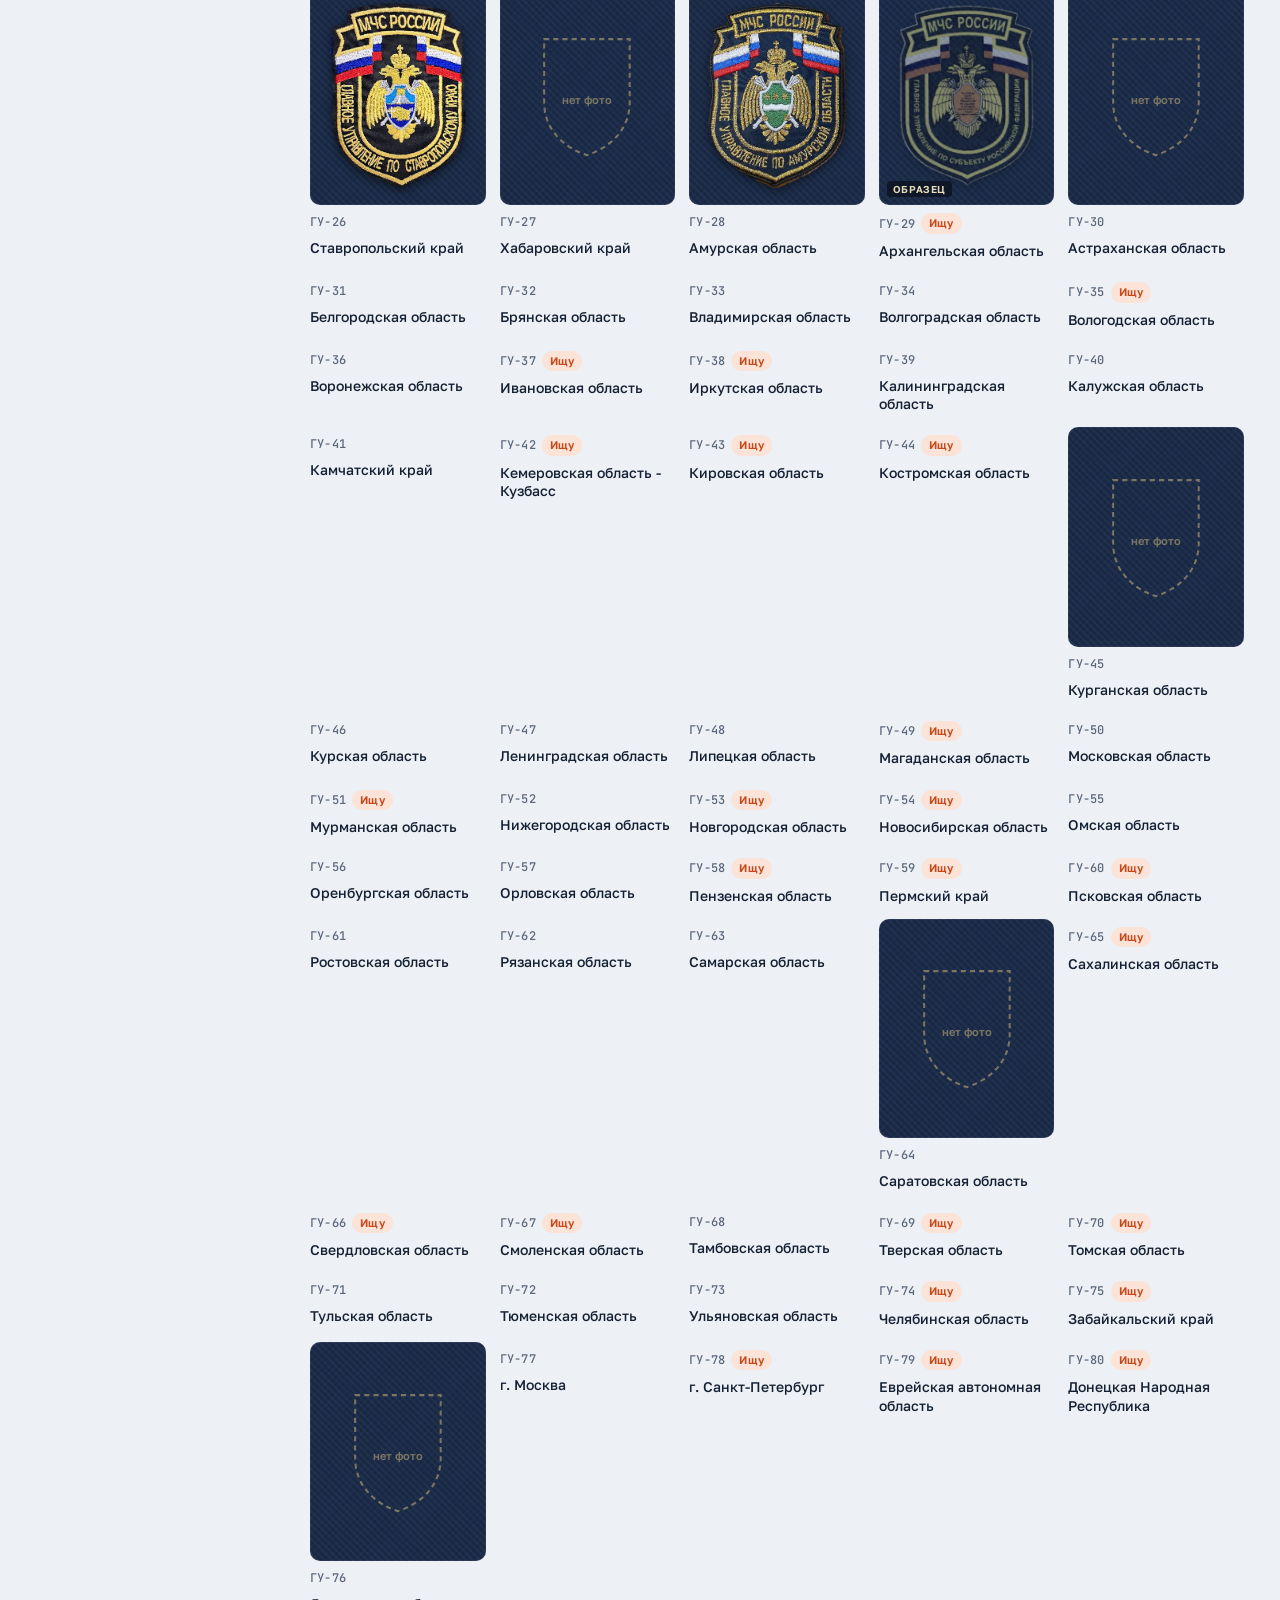
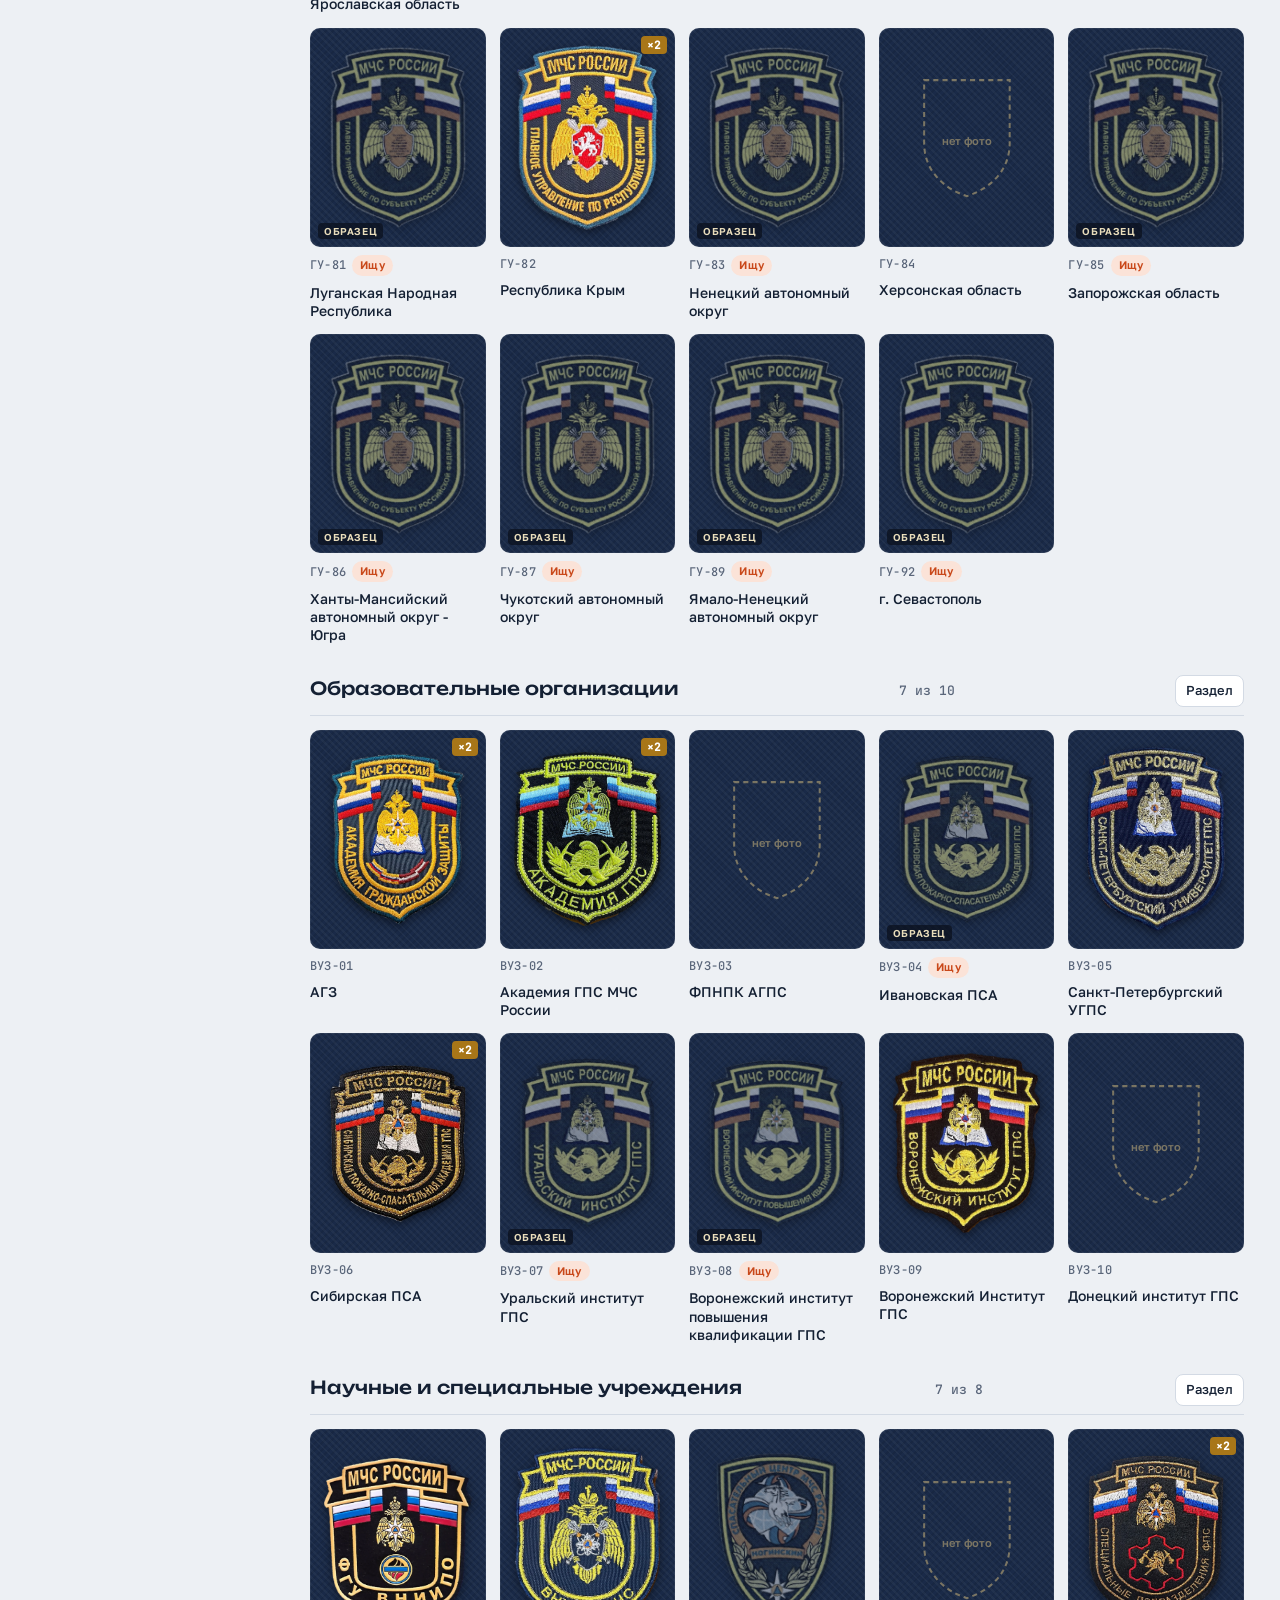
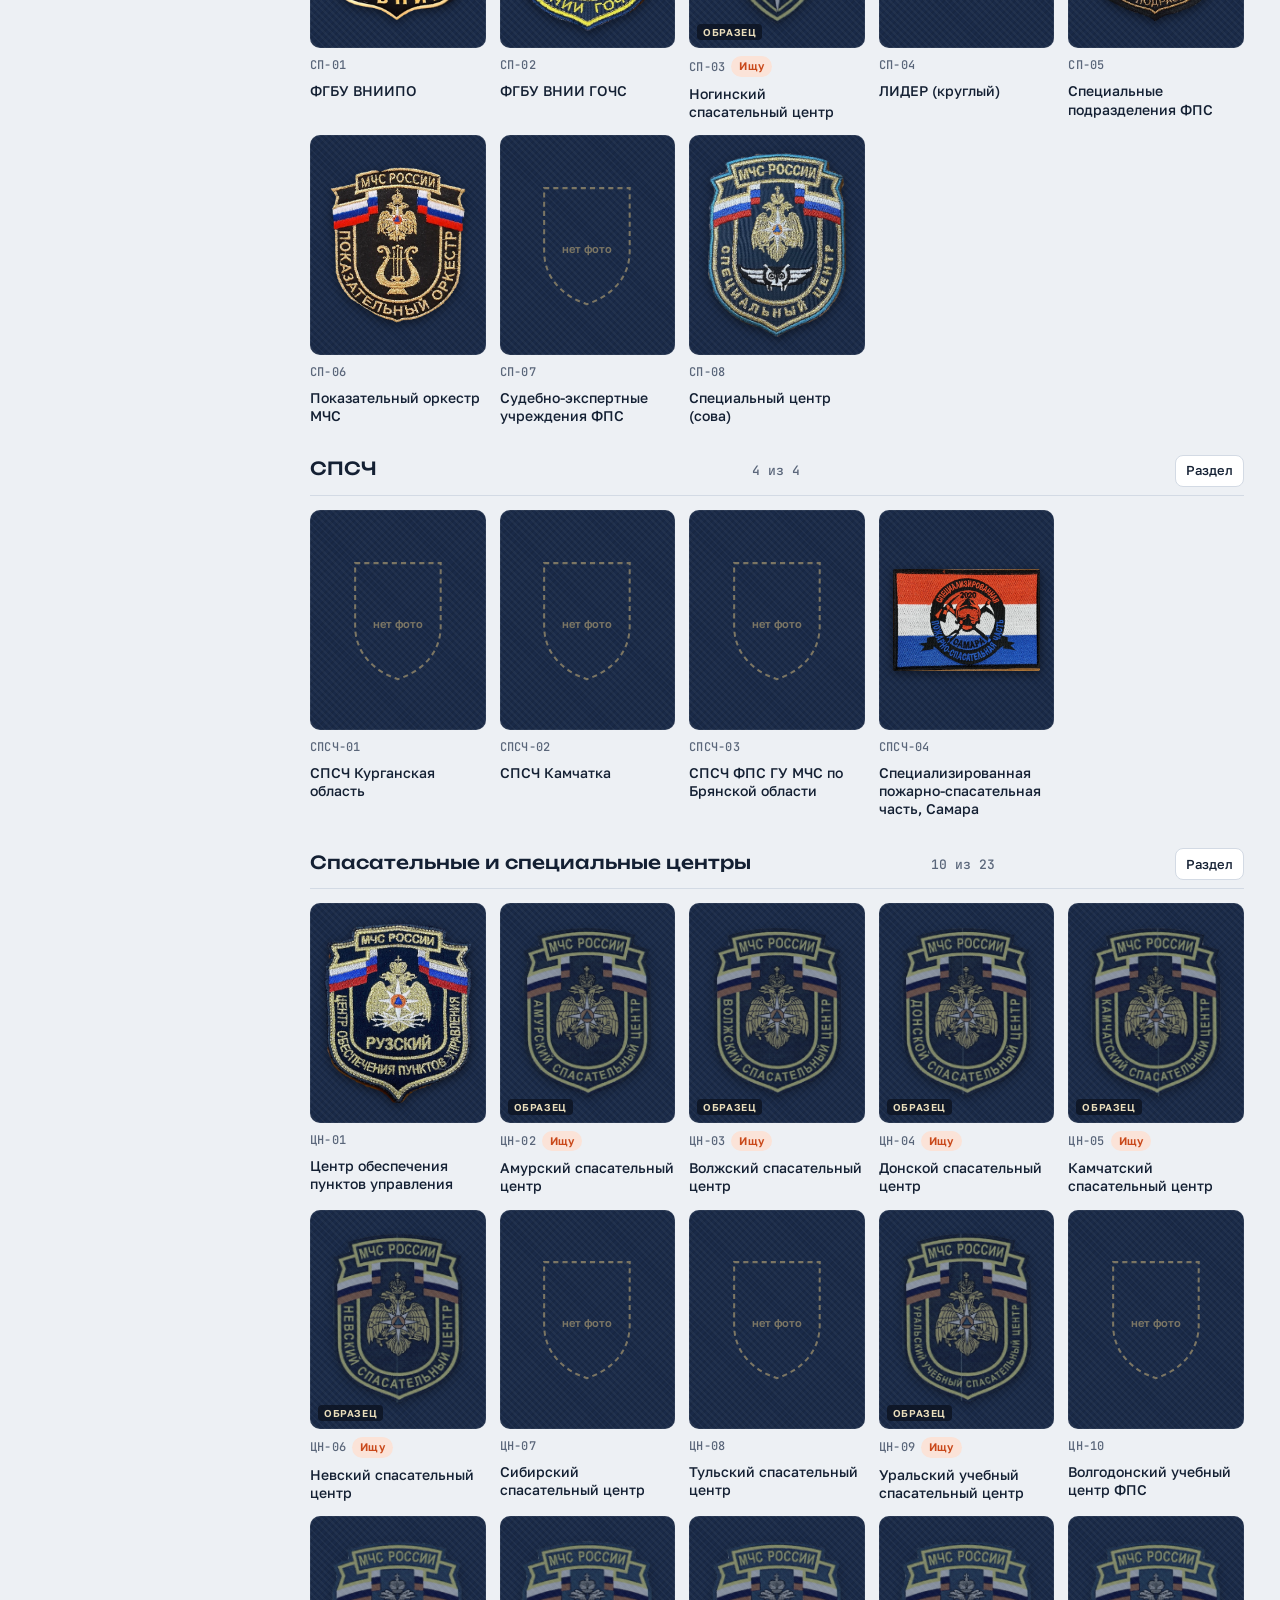
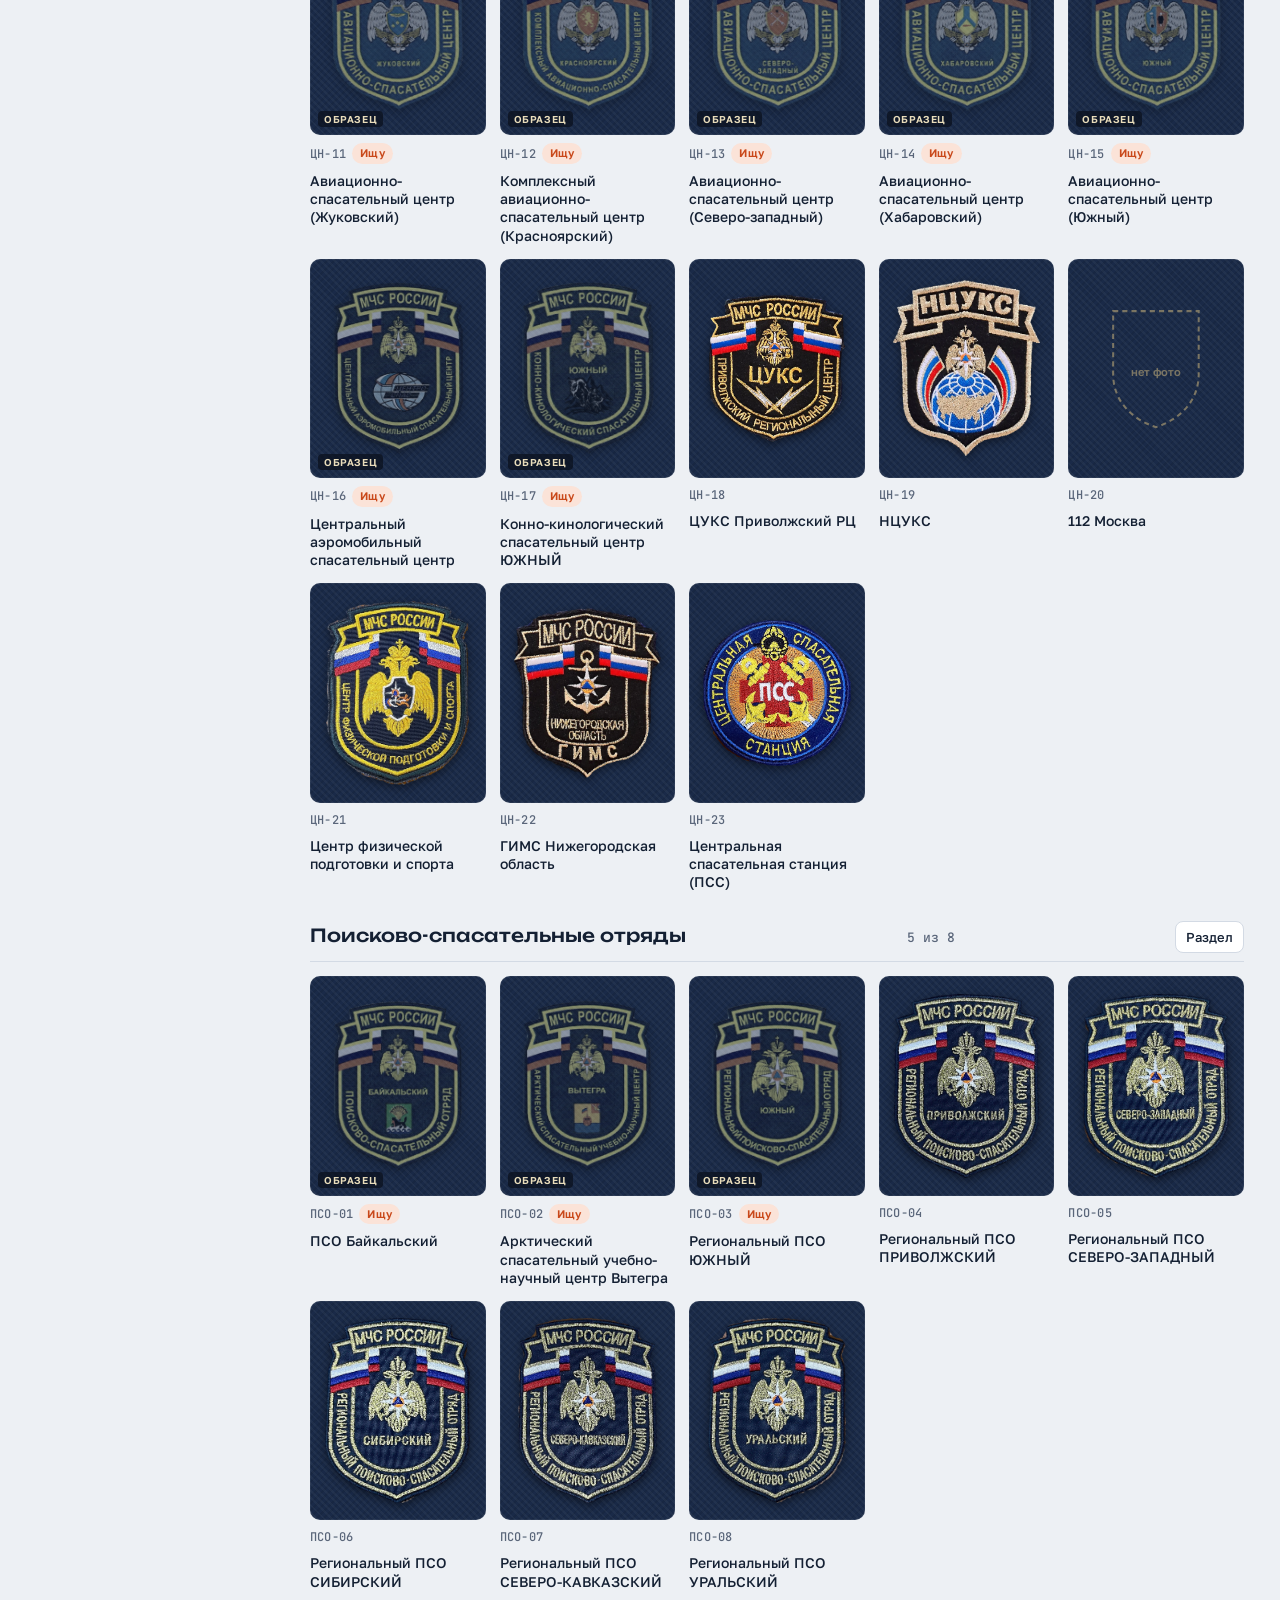
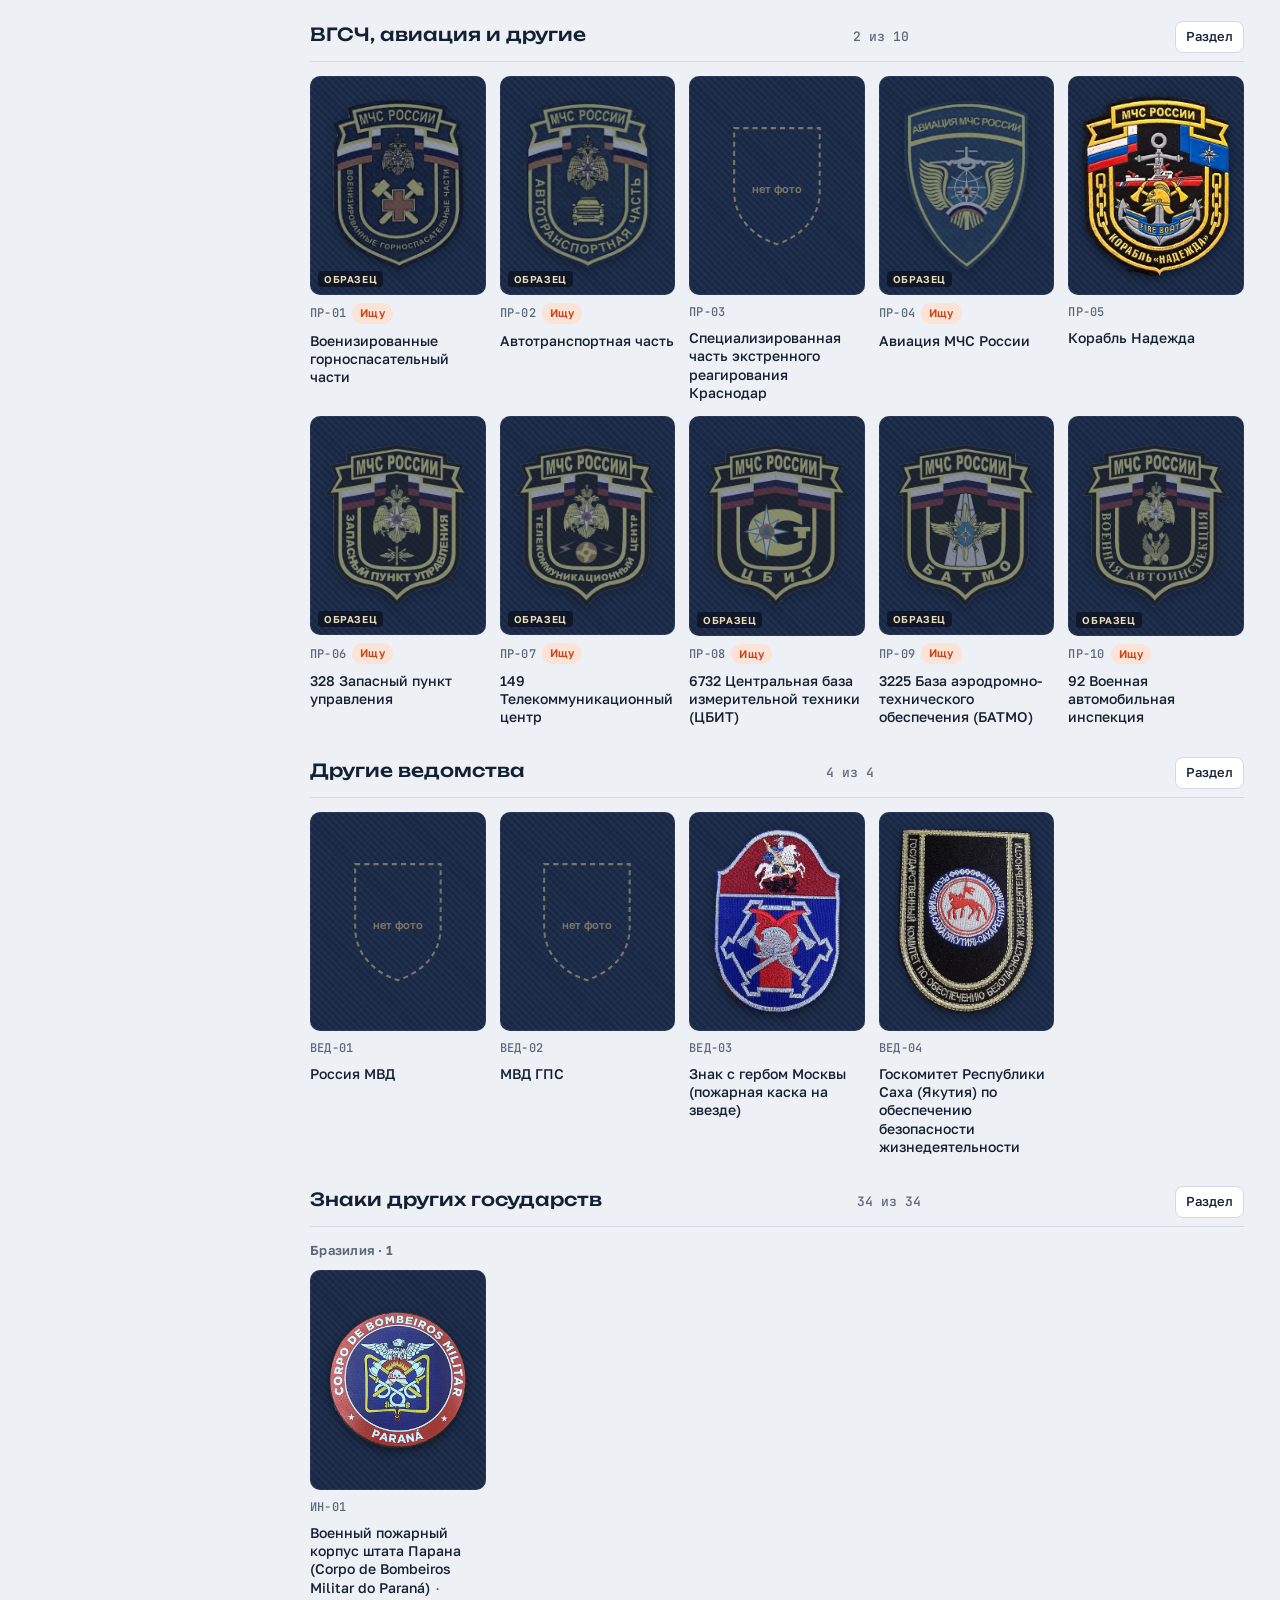
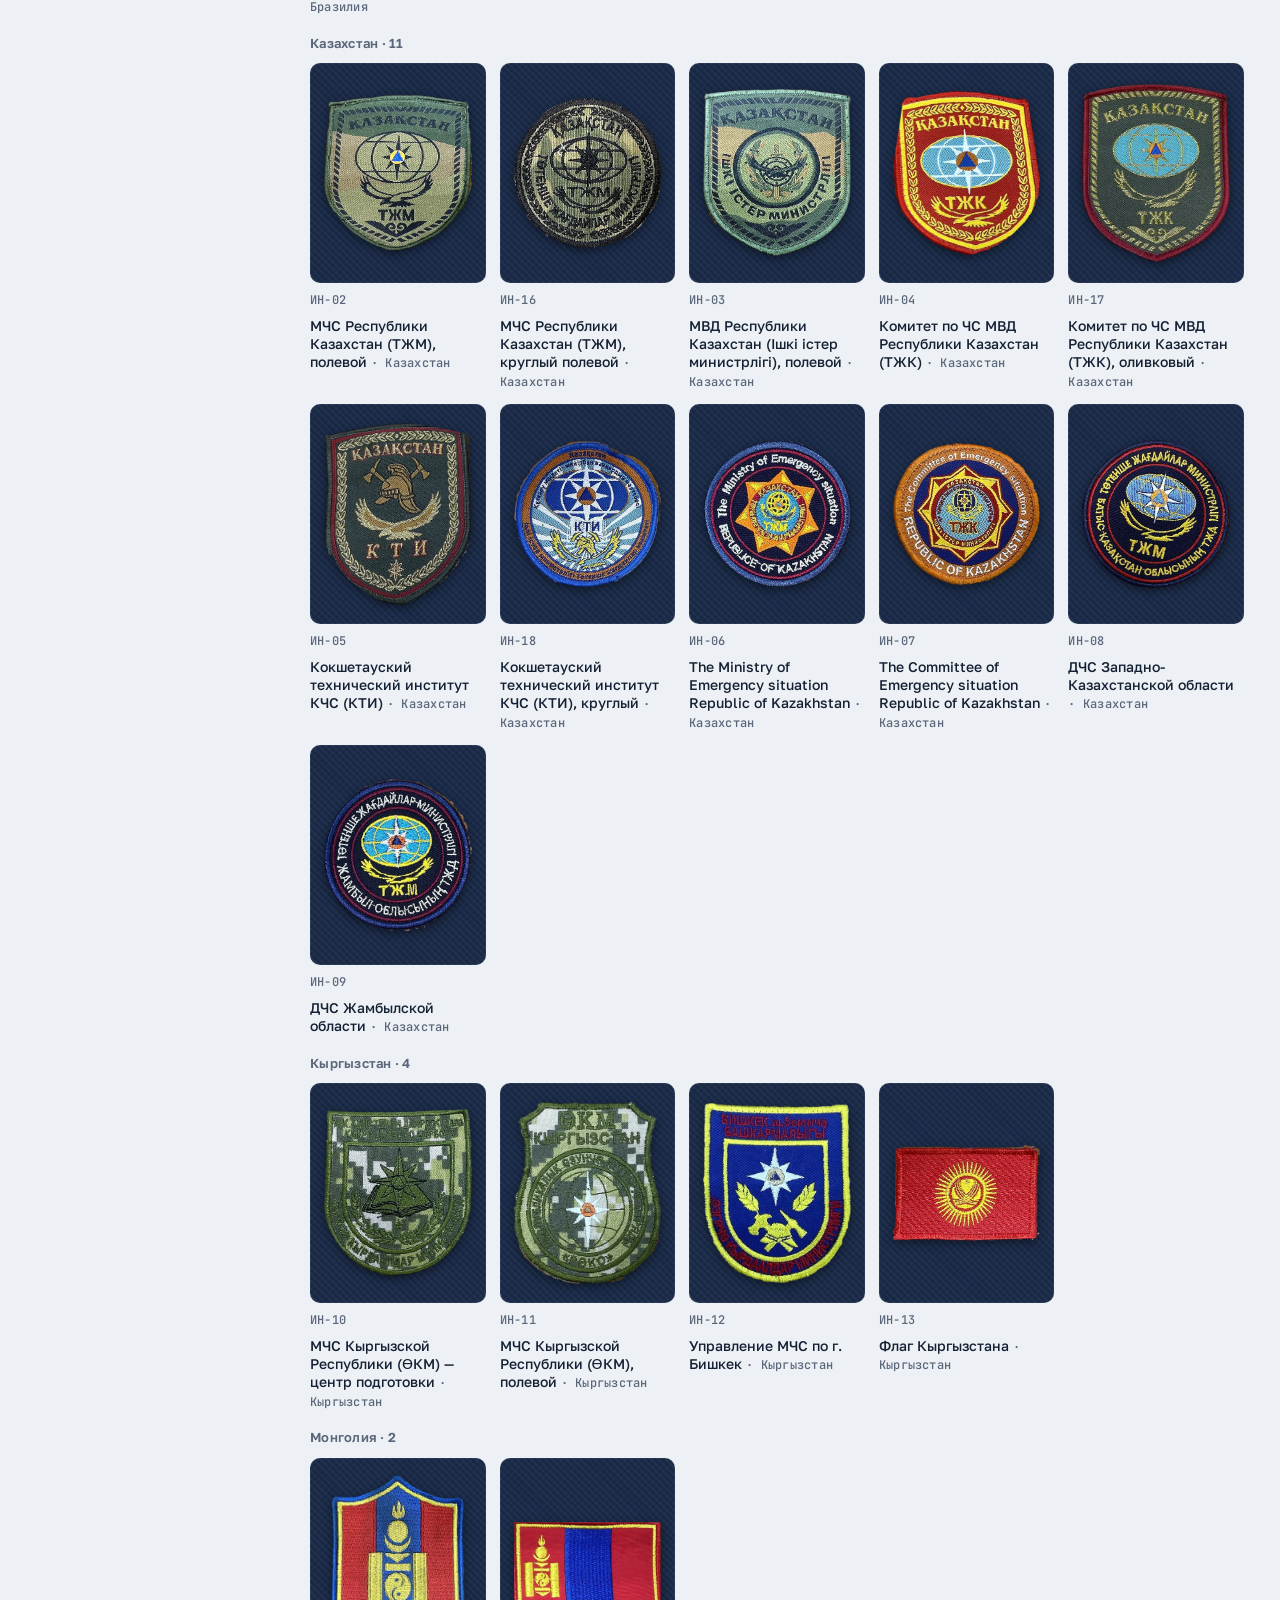
<file: admin.html>
<!doctype html>
<html lang="ru">
<head>
<meta charset="utf-8">
<meta name="viewport" content="width=device-width,initial-scale=1">
<title>Шевроны · админ</title>
<link rel="apple-touch-icon" href="lib/icon-admin-180.png">
<link rel="icon" type="image/png" href="lib/icon-admin-180.png">
<meta name="apple-mobile-web-app-capable" content="yes">
<meta name="mobile-web-app-capable" content="yes">
<meta name="apple-mobile-web-app-title" content="Шевроны · админ">
<meta name="theme-color" content="#1A2A48">
<style>body{margin:0;background:#1A2A48;color:#F3EAD3;font:16px system-ui,sans-serif;display:grid;place-items:center;min-height:100vh;text-align:center;padding:24px;box-sizing:border-box}a{display:inline-block;margin-top:16px;padding:12px 20px;border-radius:10px;background:#D8AD52;color:#142033;font-weight:600;text-decoration:none}small{display:block;margin-top:18px;opacity:.75;max-width:30em}</style>
</head>
<body>
<div><p>Открываю коллекцию в режиме редактирования…</p><a href="https://davidov-s.github.io/kollekciya-shevronov/index.html#admin">Открыть коллекцию</a><small>Если кнопка не работает, откройте в Safari адрес davidov-s.github.io/kollekciya-shevronov/admin.html</small></div>
<script>location.replace('index.html#admin');</script>
</body>
</html>
</file>
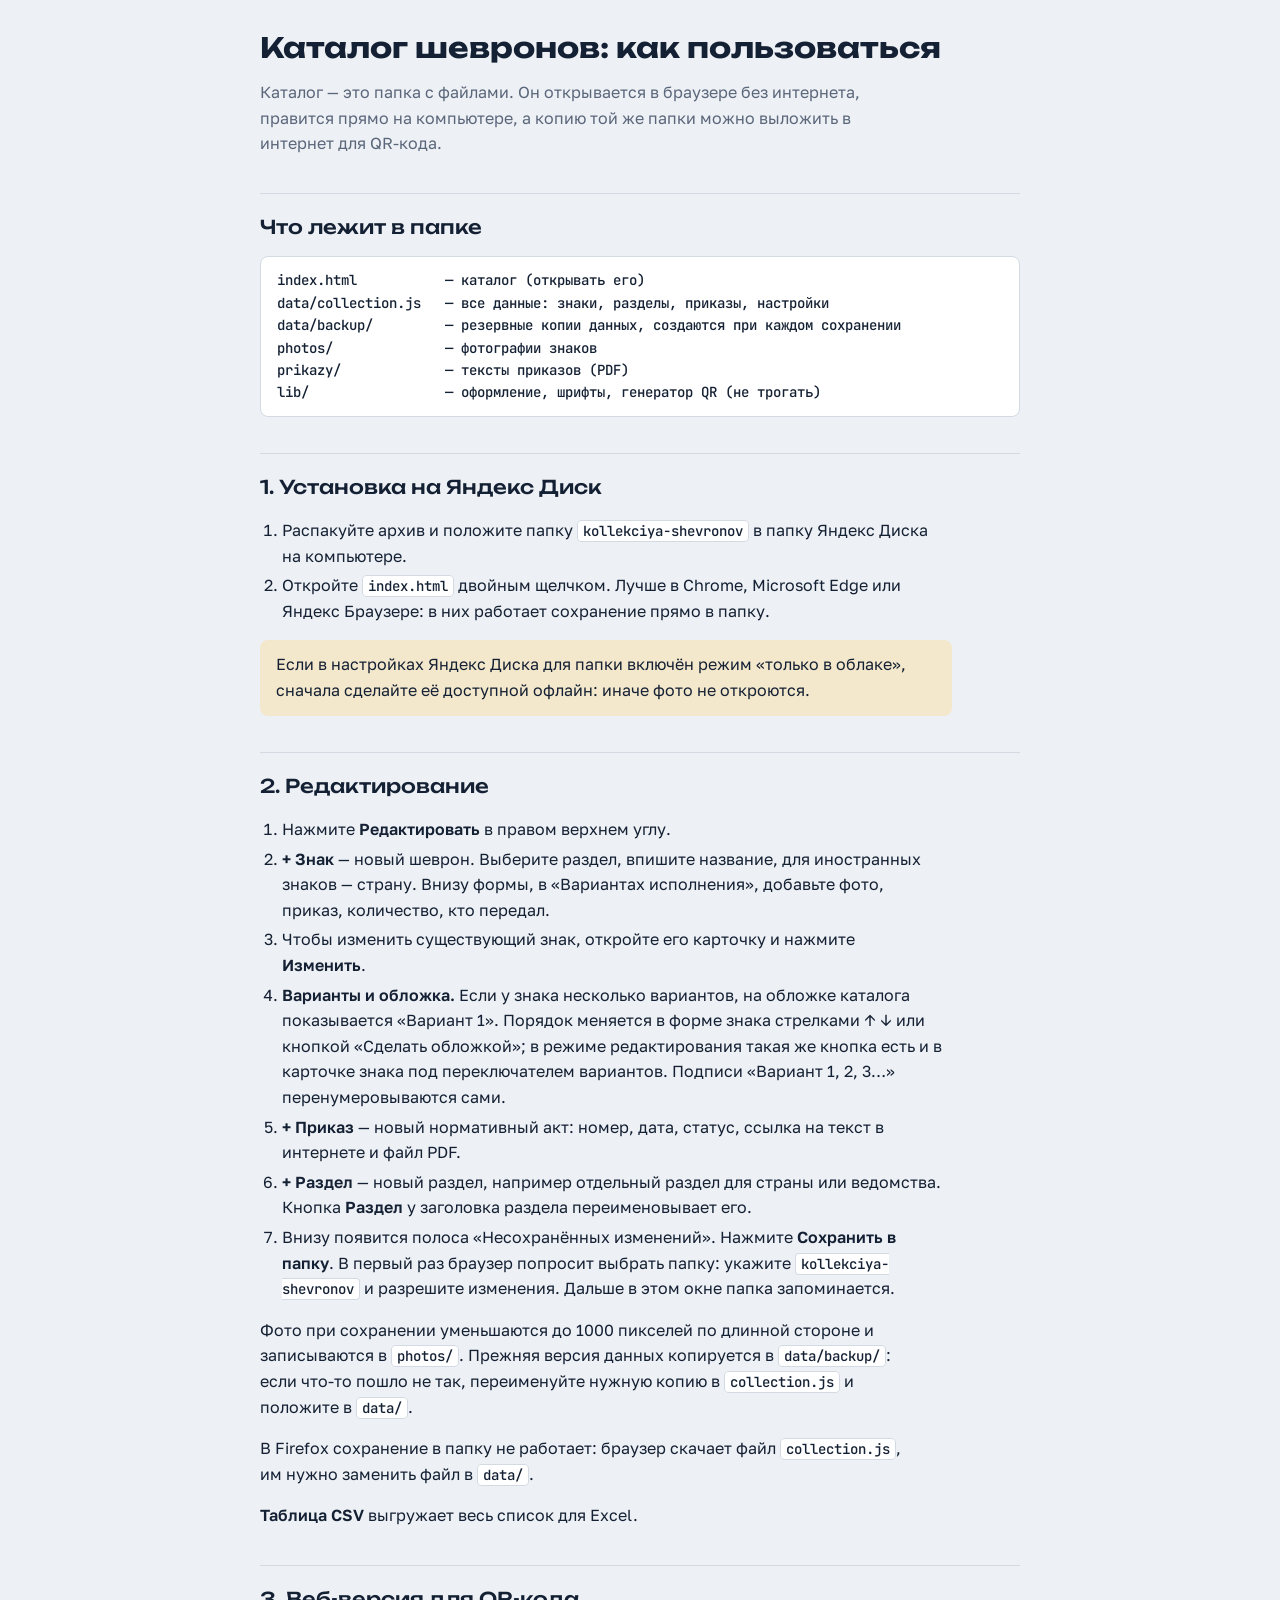
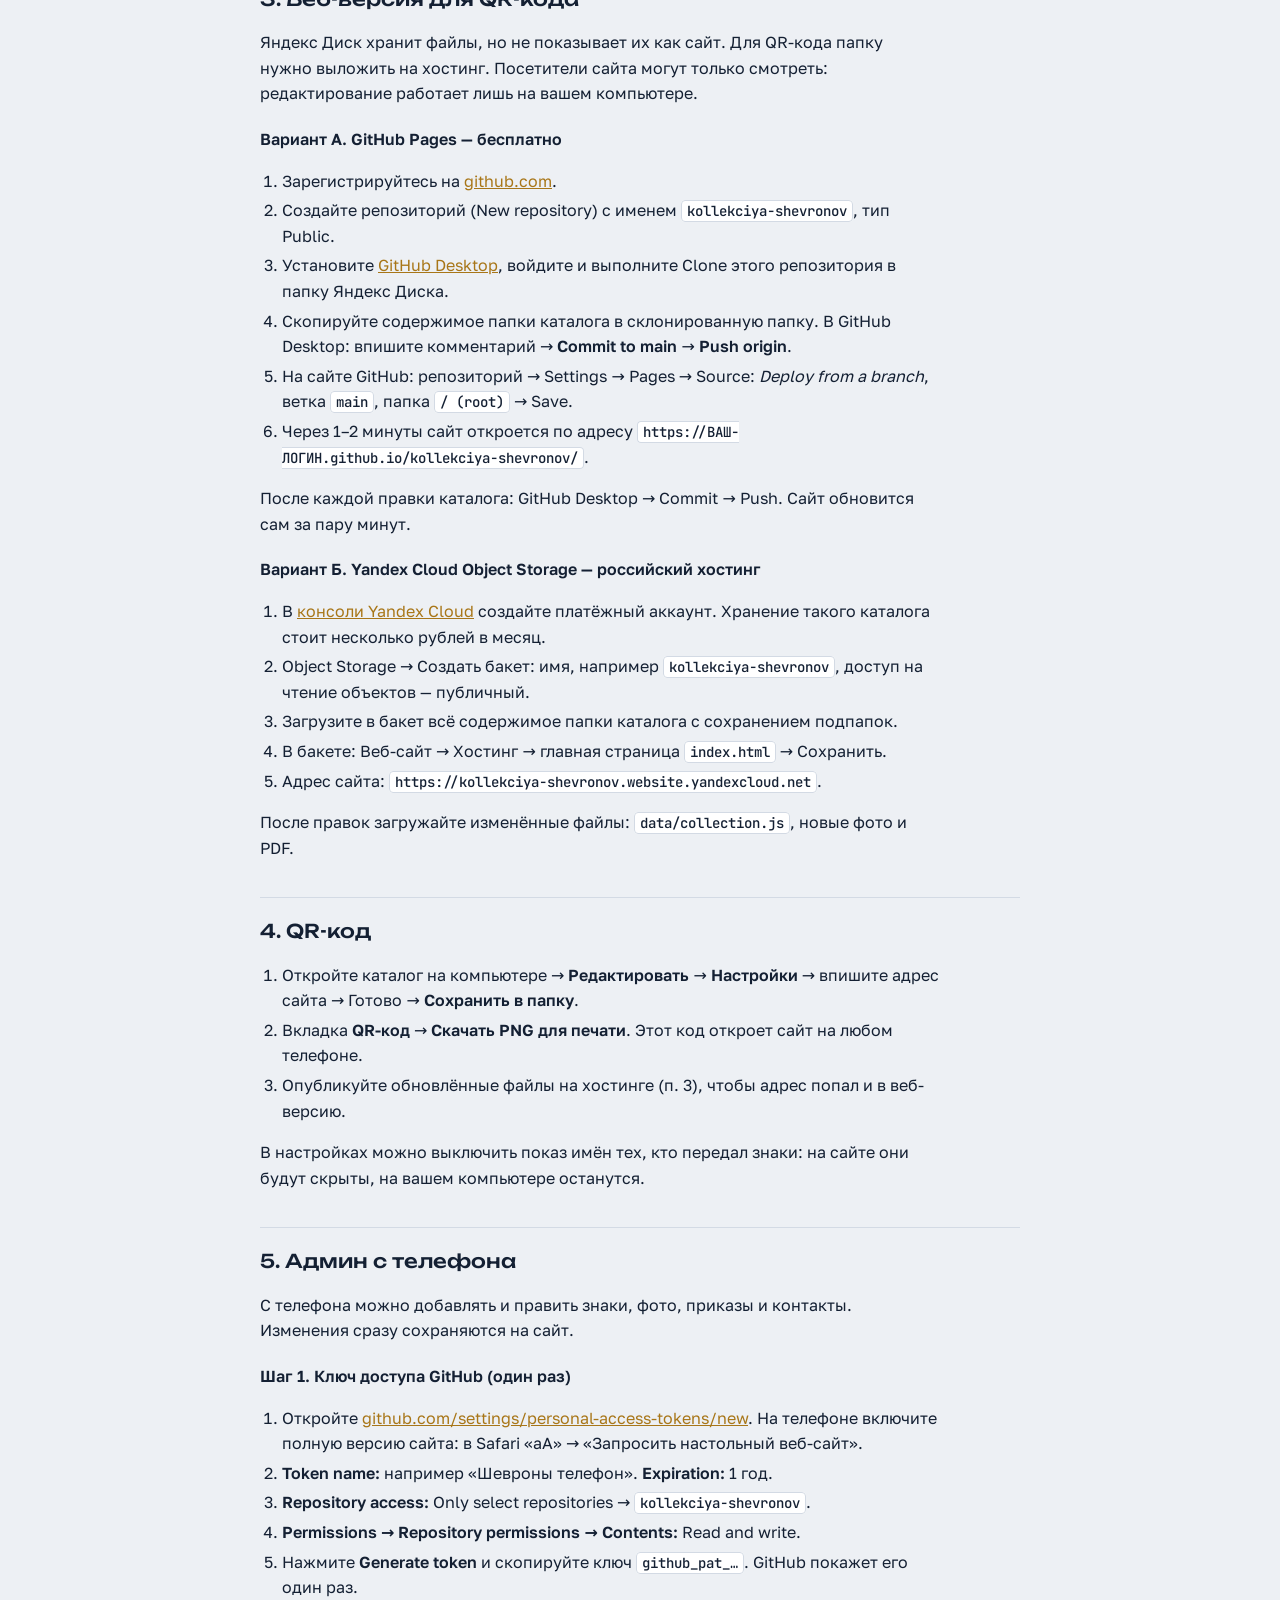
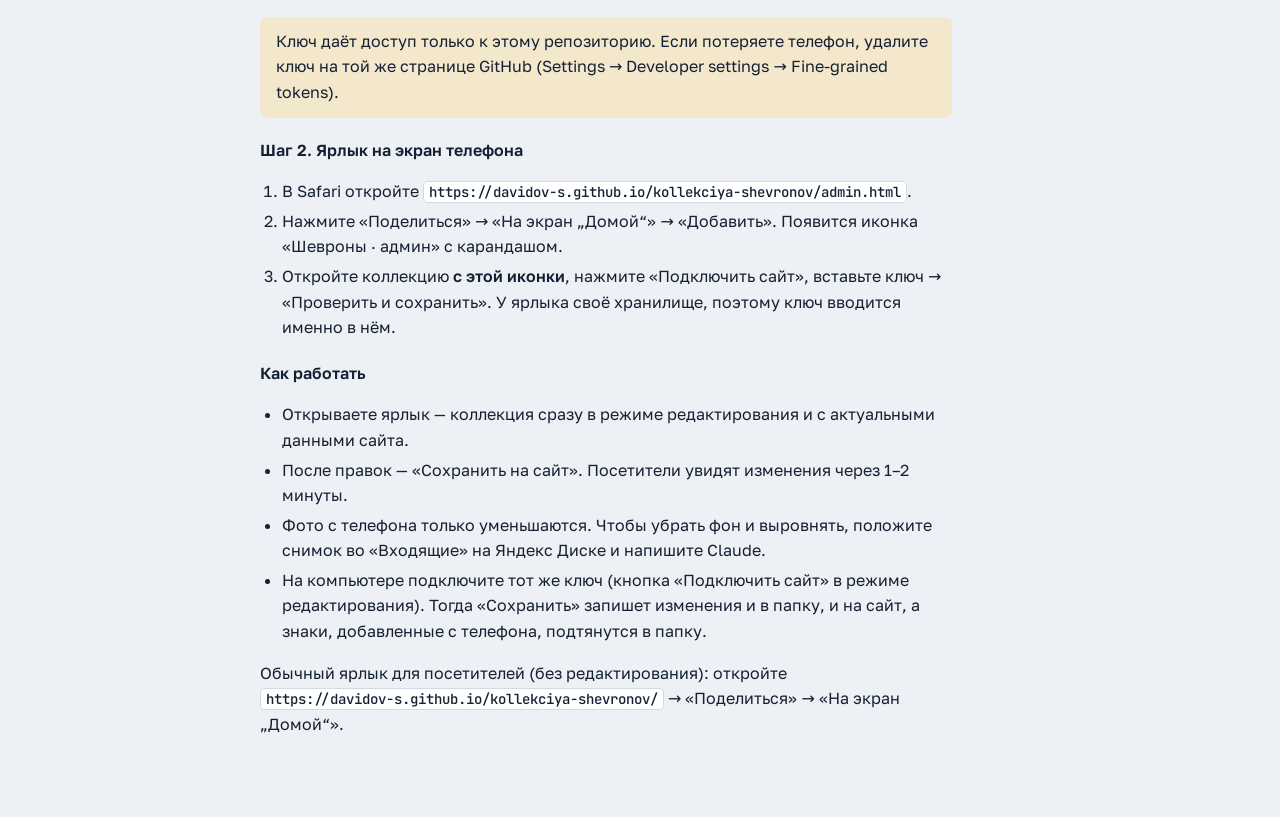
<file: instrukciya.html>
<!doctype html>
<html lang="ru">
<head>
<meta charset="utf-8">
<meta name="viewport" content="width=device-width,initial-scale=1">
<title>Инструкция — каталог шевронов</title>
<link rel="stylesheet" href="lib/fonts.css">
<style>
:root{--bg:#EDF0F4;--surface:#fff;--ink:#142033;--muted:#5A667A;--line:#D3DAE4;--gold:#A87618;--gold-soft:#F4E8CC}
@media (prefers-color-scheme:dark){:root{--bg:#0C131F;--surface:#141E2F;--ink:#E6EBF2;--muted:#93A0B4;--line:#25324A;--gold:#D8AD52;--gold-soft:#33291A;color-scheme:dark}}
body{margin:0;background:var(--bg);color:var(--ink);font:16px/1.6 "Golos Text",system-ui,sans-serif}
main{max-width:760px;margin:0 auto;padding:32px 16px 64px}
h1{font-family:Unbounded,system-ui,sans-serif;font-weight:700;font-size:28px;line-height:1.15;margin:0 0 8px}
h2{font-family:Unbounded,system-ui,sans-serif;font-weight:500;font-size:19px;margin:36px 0 10px;padding-top:18px;border-top:1px solid var(--line)}
h3{font-size:16px;margin:20px 0 6px}
p,li{max-width:66ch}
ol,ul{padding-left:22px}
li{margin:4px 0}
code{font-family:"JetBrains Mono",ui-monospace,monospace;font-size:14px;background:var(--surface);border:1px solid var(--line);border-radius:4px;padding:1px 5px}
.lead{color:var(--muted)}
.note{background:var(--gold-soft);border-radius:8px;padding:12px 16px}
pre{font-family:"JetBrains Mono",ui-monospace,monospace;font-size:14px;background:var(--surface);border:1px solid var(--line);border-radius:8px;padding:12px 16px;overflow-x:auto}
a{color:var(--gold)}
</style>
</head>
<body><main>
<h1>Каталог шевронов: как пользоваться</h1>
<p class="lead">Каталог — это папка с файлами. Он открывается в браузере без интернета, правится прямо на компьютере, а копию той же папки можно выложить в интернет для QR-кода.</p>

<h2>Что лежит в папке</h2>
<pre>index.html           — каталог (открывать его)
data/collection.js   — все данные: знаки, разделы, приказы, настройки
data/backup/         — резервные копии данных, создаются при каждом сохранении
photos/              — фотографии знаков
prikazy/             — тексты приказов (PDF)
lib/                 — оформление, шрифты, генератор QR (не трогать)</pre>

<h2>1. Установка на Яндекс Диск</h2>
<ol>
<li>Распакуйте архив и положите папку <code>kollekciya-shevronov</code> в папку Яндекс Диска на компьютере.</li>
<li>Откройте <code>index.html</code> двойным щелчком. Лучше в Chrome, Microsoft Edge или Яндекс Браузере: в них работает сохранение прямо в папку.</li>
</ol>
<p class="note">Если в настройках Яндекс Диска для папки включён режим «только в облаке», сначала сделайте её доступной офлайн: иначе фото не откроются.</p>

<h2>2. Редактирование</h2>
<ol>
<li>Нажмите <b>Редактировать</b> в правом верхнем углу.</li>
<li><b>+ Знак</b> — новый шеврон. Выберите раздел, впишите название, для иностранных знаков — страну. Внизу формы, в «Вариантах исполнения», добавьте фото, приказ, количество, кто передал.</li>
<li>Чтобы изменить существующий знак, откройте его карточку и нажмите <b>Изменить</b>.</li>
<li><b>Варианты и обложка.</b> Если у знака несколько вариантов, на обложке каталога показывается «Вариант 1». Порядок меняется в форме знака стрелками ↑ ↓ или кнопкой «Сделать обложкой»; в режиме редактирования такая же кнопка есть и в карточке знака под переключателем вариантов. Подписи «Вариант 1, 2, 3…» перенумеровываются сами.</li>
<li><b>+ Приказ</b> — новый нормативный акт: номер, дата, статус, ссылка на текст в интернете и файл PDF.</li>
<li><b>+ Раздел</b> — новый раздел, например отдельный раздел для страны или ведомства. Кнопка <b>Раздел</b> у заголовка раздела переименовывает его.</li>
<li>Внизу появится полоса «Несохранённых изменений». Нажмите <b>Сохранить в папку</b>. В первый раз браузер попросит выбрать папку: укажите <code>kollekciya-shevronov</code> и разрешите изменения. Дальше в этом окне папка запоминается.</li>
</ol>
<p>Фото при сохранении уменьшаются до 1000 пикселей по длинной стороне и записываются в <code>photos/</code>. Прежняя версия данных копируется в <code>data/backup/</code>: если что-то пошло не так, переименуйте нужную копию в <code>collection.js</code> и положите в <code>data/</code>.</p>
<p>В Firefox сохранение в папку не работает: браузер скачает файл <code>collection.js</code>, им нужно заменить файл в <code>data/</code>.</p>
<p><b>Таблица CSV</b> выгружает весь список для Excel.</p>

<h2>3. Веб-версия для QR-кода</h2>
<p>Яндекс Диск хранит файлы, но не показывает их как сайт. Для QR-кода папку нужно выложить на хостинг. Посетители сайта могут только смотреть: редактирование работает лишь на вашем компьютере.</p>

<h3>Вариант А. GitHub Pages — бесплатно</h3>
<ol>
<li>Зарегистрируйтесь на <a href="https://github.com" target="_blank" rel="noopener">github.com</a>.</li>
<li>Создайте репозиторий (New repository) с именем <code>kollekciya-shevronov</code>, тип Public.</li>
<li>Установите <a href="https://desktop.github.com" target="_blank" rel="noopener">GitHub Desktop</a>, войдите и выполните Clone этого репозитория в папку Яндекс Диска.</li>
<li>Скопируйте содержимое папки каталога в склонированную папку. В GitHub Desktop: впишите комментарий → <b>Commit to main</b> → <b>Push origin</b>.</li>
<li>На сайте GitHub: репозиторий → Settings → Pages → Source: <i>Deploy from a branch</i>, ветка <code>main</code>, папка <code>/ (root)</code> → Save.</li>
<li>Через 1–2 минуты сайт откроется по адресу <code>https://ВАШ-ЛОГИН.github.io/kollekciya-shevronov/</code>.</li>
</ol>
<p>После каждой правки каталога: GitHub Desktop → Commit → Push. Сайт обновится сам за пару минут.</p>

<h3>Вариант Б. Yandex Cloud Object Storage — российский хостинг</h3>
<ol>
<li>В <a href="https://console.yandex.cloud" target="_blank" rel="noopener">консоли Yandex Cloud</a> создайте платёжный аккаунт. Хранение такого каталога стоит несколько рублей в месяц.</li>
<li>Object Storage → Создать бакет: имя, например <code>kollekciya-shevronov</code>, доступ на чтение объектов — публичный.</li>
<li>Загрузите в бакет всё содержимое папки каталога с сохранением подпапок.</li>
<li>В бакете: Веб-сайт → Хостинг → главная страница <code>index.html</code> → Сохранить.</li>
<li>Адрес сайта: <code>https://kollekciya-shevronov.website.yandexcloud.net</code>.</li>
</ol>
<p>После правок загружайте изменённые файлы: <code>data/collection.js</code>, новые фото и PDF.</p>

<h2>4. QR-код</h2>
<ol>
<li>Откройте каталог на компьютере → <b>Редактировать</b> → <b>Настройки</b> → впишите адрес сайта → Готово → <b>Сохранить в папку</b>.</li>
<li>Вкладка <b>QR-код</b> → <b>Скачать PNG для печати</b>. Этот код откроет сайт на любом телефоне.</li>
<li>Опубликуйте обновлённые файлы на хостинге (п. 3), чтобы адрес попал и в веб-версию.</li>
</ol>
<p>В настройках можно выключить показ имён тех, кто передал знаки: на сайте они будут скрыты, на вашем компьютере останутся.</p>

<h2>5. Админ с телефона</h2>
<p>С телефона можно добавлять и править знаки, фото, приказы и контакты. Изменения сразу сохраняются на сайт.</p>
<h3>Шаг 1. Ключ доступа GitHub (один раз)</h3>
<ol>
<li>Откройте <a href="https://github.com/settings/personal-access-tokens/new" target="_blank" rel="noopener">github.com/settings/personal-access-tokens/new</a>. На телефоне включите полную версию сайта: в Safari «аА» → «Запросить настольный веб-сайт».</li>
<li><b>Token name:</b> например «Шевроны телефон». <b>Expiration:</b> 1 год.</li>
<li><b>Repository access:</b> Only select repositories → <code>kollekciya-shevronov</code>.</li>
<li><b>Permissions → Repository permissions → Contents:</b> Read and write.</li>
<li>Нажмите <b>Generate token</b> и скопируйте ключ <code>github_pat_…</code>. GitHub покажет его один раз.</li>
</ol>
<p class="note">Ключ даёт доступ только к этому репозиторию. Если потеряете телефон, удалите ключ на той же странице GitHub (Settings → Developer settings → Fine-grained tokens).</p>
<h3>Шаг 2. Ярлык на экран телефона</h3>
<ol>
<li>В Safari откройте <code>https://davidov-s.github.io/kollekciya-shevronov/admin.html</code>.</li>
<li>Нажмите «Поделиться» → «На экран „Домой“» → «Добавить». Появится иконка «Шевроны · админ» с карандашом.</li>
<li>Откройте коллекцию <b>с этой иконки</b>, нажмите «Подключить сайт», вставьте ключ → «Проверить и сохранить». У ярлыка своё хранилище, поэтому ключ вводится именно в нём.</li>
</ol>
<h3>Как работать</h3>
<ul>
<li>Открываете ярлык — коллекция сразу в режиме редактирования и с актуальными данными сайта.</li>
<li>После правок — «Сохранить на сайт». Посетители увидят изменения через 1–2 минуты.</li>
<li>Фото с телефона только уменьшаются. Чтобы убрать фон и выровнять, положите снимок во «Входящие» на Яндекс Диске и напишите Claude.</li>
<li>На компьютере подключите тот же ключ (кнопка «Подключить сайт» в режиме редактирования). Тогда «Сохранить» запишет изменения и в папку, и на сайт, а знаки, добавленные с телефона, подтянутся в папку.</li>
</ul>
<p>Обычный ярлык для посетителей (без редактирования): откройте <code>https://davidov-s.github.io/kollekciya-shevronov/</code> → «Поделиться» → «На экран „Домой“».</p>
</main></body>
</html>
</file>
<file: lib/fonts.css>
@font-face{font-family:'Unbounded';font-style:normal;font-weight:500;font-display:swap;src:url(fonts/unbounded-cyrillic-500-normal.woff2) format('woff2');unicode-range:U+0301,U+0400-045F,U+0490-0491,U+04B0-04B1,U+2116}
@font-face{font-family:'Unbounded';font-style:normal;font-weight:500;font-display:swap;src:url(fonts/unbounded-latin-500-normal.woff2) format('woff2');unicode-range:U+0000-00FF,U+0131,U+0152-0153,U+02BB-02BC,U+02C6,U+02DA,U+02DC,U+0304,U+0308,U+0329,U+2000-206F,U+2074,U+20AC,U+2122,U+2191,U+2193,U+2212,U+2215,U+FEFF,U+FFFD}
@font-face{font-family:'Unbounded';font-style:normal;font-weight:700;font-display:swap;src:url(fonts/unbounded-cyrillic-700-normal.woff2) format('woff2');unicode-range:U+0301,U+0400-045F,U+0490-0491,U+04B0-04B1,U+2116}
@font-face{font-family:'Unbounded';font-style:normal;font-weight:700;font-display:swap;src:url(fonts/unbounded-latin-700-normal.woff2) format('woff2');unicode-range:U+0000-00FF,U+0131,U+0152-0153,U+02BB-02BC,U+02C6,U+02DA,U+02DC,U+0304,U+0308,U+0329,U+2000-206F,U+2074,U+20AC,U+2122,U+2191,U+2193,U+2212,U+2215,U+FEFF,U+FFFD}
@font-face{font-family:'Golos Text';font-style:normal;font-weight:400;font-display:swap;src:url(fonts/golos-text-cyrillic-400-normal.woff2) format('woff2');unicode-range:U+0301,U+0400-045F,U+0490-0491,U+04B0-04B1,U+2116}
@font-face{font-family:'Golos Text';font-style:normal;font-weight:400;font-display:swap;src:url(fonts/golos-text-latin-400-normal.woff2) format('woff2');unicode-range:U+0000-00FF,U+0131,U+0152-0153,U+02BB-02BC,U+02C6,U+02DA,U+02DC,U+0304,U+0308,U+0329,U+2000-206F,U+2074,U+20AC,U+2122,U+2191,U+2193,U+2212,U+2215,U+FEFF,U+FFFD}
@font-face{font-family:'Golos Text';font-style:normal;font-weight:500;font-display:swap;src:url(fonts/golos-text-cyrillic-500-normal.woff2) format('woff2');unicode-range:U+0301,U+0400-045F,U+0490-0491,U+04B0-04B1,U+2116}
@font-face{font-family:'Golos Text';font-style:normal;font-weight:500;font-display:swap;src:url(fonts/golos-text-latin-500-normal.woff2) format('woff2');unicode-range:U+0000-00FF,U+0131,U+0152-0153,U+02BB-02BC,U+02C6,U+02DA,U+02DC,U+0304,U+0308,U+0329,U+2000-206F,U+2074,U+20AC,U+2122,U+2191,U+2193,U+2212,U+2215,U+FEFF,U+FFFD}
@font-face{font-family:'Golos Text';font-style:normal;font-weight:600;font-display:swap;src:url(fonts/golos-text-cyrillic-600-normal.woff2) format('woff2');unicode-range:U+0301,U+0400-045F,U+0490-0491,U+04B0-04B1,U+2116}
@font-face{font-family:'Golos Text';font-style:normal;font-weight:600;font-display:swap;src:url(fonts/golos-text-latin-600-normal.woff2) format('woff2');unicode-range:U+0000-00FF,U+0131,U+0152-0153,U+02BB-02BC,U+02C6,U+02DA,U+02DC,U+0304,U+0308,U+0329,U+2000-206F,U+2074,U+20AC,U+2122,U+2191,U+2193,U+2212,U+2215,U+FEFF,U+FFFD}
@font-face{font-family:'JetBrains Mono';font-style:normal;font-weight:500;font-display:swap;src:url(fonts/jetbrains-mono-cyrillic-500-normal.woff2) format('woff2');unicode-range:U+0301,U+0400-045F,U+0490-0491,U+04B0-04B1,U+2116}
@font-face{font-family:'JetBrains Mono';font-style:normal;font-weight:500;font-display:swap;src:url(fonts/jetbrains-mono-latin-500-normal.woff2) format('woff2');unicode-range:U+0000-00FF,U+0131,U+0152-0153,U+02BB-02BC,U+02C6,U+02DA,U+02DC,U+0304,U+0308,U+0329,U+2000-206F,U+2074,U+20AC,U+2122,U+2191,U+2193,U+2212,U+2215,U+FEFF,U+FFFD}
</file>
<file: lib/app.css>
/* Layout: шапка с итогами → вкладки → сетка знаков на «ткани стенда»; справочник приказов — хронология */
:root{
  --bg:#EDF0F4; --surface:#FFFFFF; --ink:#142033; --muted:#5A667A; --line:#D3DAE4;
  --stand:#1A2A48; --stand-2:#22355A; --gold:#A87618; --gold-ink:#7A5410; --gold-soft:#F4E8CC;
  --signal:#C9481A; --signal-soft:#FBE3D8; --ok:#2E7A4E; --ok-soft:#DDF0E4; --shadow:0 1px 2px rgba(20,32,51,.08),0 6px 18px rgba(20,32,51,.06);
  --f-display:"Unbounded","Arial Black",system-ui,sans-serif;
  --f-body:"Golos Text",system-ui,-apple-system,"Segoe UI",Roboto,sans-serif;
  --f-mono:"JetBrains Mono",ui-monospace,"SF Mono",Menlo,Consolas,monospace;
}
@media (prefers-color-scheme:dark){:root:not([data-theme="light"]){
  --bg:#0C131F; --surface:#141E2F; --ink:#E6EBF2; --muted:#93A0B4; --line:#25324A;
  --stand:#1B2E52; --stand-2:#233A64; --gold:#D8AD52; --gold-ink:#E7C477; --gold-soft:#33291A;
  --signal:#F07A45; --signal-soft:#3A2218; --ok:#5DBB84; --ok-soft:#173022; --shadow:0 1px 2px rgba(0,0,0,.4),0 8px 22px rgba(0,0,0,.25); color-scheme:dark}}
:root[data-theme="dark"]{
  --bg:#0C131F; --surface:#141E2F; --ink:#E6EBF2; --muted:#93A0B4; --line:#25324A;
  --stand:#1B2E52; --stand-2:#233A64; --gold:#D8AD52; --gold-ink:#E7C477; --gold-soft:#33291A;
  --signal:#F07A45; --signal-soft:#3A2218; --ok:#5DBB84; --ok-soft:#173022; --shadow:0 1px 2px rgba(0,0,0,.4),0 8px 22px rgba(0,0,0,.25); color-scheme:dark}
*{box-sizing:border-box}
html{background:var(--bg)}
body{margin:0;background:var(--bg);color:var(--ink);font-family:var(--f-body);font-size:15px;line-height:1.5;-webkit-font-smoothing:antialiased}
button,input,select,textarea{font:inherit;color:inherit}
:focus-visible{outline:2px solid var(--gold);outline-offset:2px}
.wrap{max-width:1240px;margin:0 auto;padding-left:max(16px,env(safe-area-inset-left,0px));padding-right:max(16px,env(safe-area-inset-right,0px))}
/* header */
.top{padding-block:28px 8px;display:flex;flex-wrap:wrap;gap:16px 24px;align-items:flex-end;justify-content:space-between}
.eyebrow{font-size:12px;letter-spacing:.12em;text-transform:uppercase;color:var(--gold-ink);font-weight:600}
h1{font-family:var(--f-display);font-weight:700;font-size:clamp(24px,4.2vw,40px);line-height:1.08;margin:6px 0 6px;text-wrap:balance;letter-spacing:-.01em}
.sub{color:var(--muted);margin:0;max-width:62ch}
.actions{display:flex;flex-wrap:wrap;gap:8px}
.btn{display:inline-flex;align-items:center;gap:8px;border:1px solid var(--line);background:var(--surface);border-radius:8px;padding:8px 14px;cursor:pointer;font-weight:500;min-height:40px}
.btn:hover{border-color:var(--gold)}
.btn.primary{background:var(--ink);color:var(--bg);border-color:var(--ink)}
.btn.gold{background:var(--gold);border-color:var(--gold);color:#fff}
.btn.danger{color:var(--signal);border-color:var(--signal)}
.btn.small{min-height:32px;padding:4px 10px;font-size:13px}
.btn[aria-pressed="true"]{background:var(--gold-soft);border-color:var(--gold);color:var(--gold-ink)}
.btn.qrbtn[aria-pressed="true"]{background:var(--gold);border-color:var(--gold);color:#fff}
.btn svg{width:18px;height:18px;flex:none}
/* stats */
.stats{display:flex;flex-wrap:wrap;gap:0;margin:18px 0 0;border-top:1px solid var(--line);border-bottom:1px solid var(--line)}
.stat{padding:12px 22px 12px 0;margin-right:22px;border-right:1px solid var(--line);display:flex;flex-direction:column;gap:2px}
.stat:last-child{border-right:0}
.stat b{font-family:var(--f-display);font-weight:500;font-size:22px;font-variant-numeric:tabular-nums;line-height:1.1}
.stat b small{font-size:14px;color:var(--muted);font-weight:500}
.stat span{font-size:12px;color:var(--muted);letter-spacing:.04em;text-transform:uppercase}
.bar{height:4px;background:var(--line);border-radius:2px;overflow:hidden;margin-top:6px;width:120px}
.bar i{display:block;height:100%;background:var(--gold)}
/* tabs */
.tabs{display:flex;gap:4px;margin:18px 0 18px;overflow-x:auto;scrollbar-width:none}
.tab{border:0;background:none;padding:10px 14px;border-radius:8px;cursor:pointer;color:var(--muted);font-weight:500;white-space:nowrap}
.tab[aria-selected="true"]{background:var(--surface);color:var(--ink);box-shadow:var(--shadow)}
/* catalog layout */
.cat{display:grid;grid-template-columns:250px minmax(0,1fr);gap:24px;align-items:start}
.side{position:sticky;top:12px;display:flex;flex-direction:column;gap:2px;max-height:calc(100vh - 24px);overflow:auto;padding-bottom:12px}
.side h4{font-size:11px;letter-spacing:.12em;text-transform:uppercase;color:var(--muted);margin:14px 10px 4px;font-weight:600}
.side h4:first-child{margin-top:0}
.sec{display:flex;justify-content:space-between;gap:8px;border:0;background:none;text-align:left;padding:7px 10px;border-radius:6px;cursor:pointer;color:var(--ink)}
.sec:hover{background:var(--surface)}
.sec[aria-current="true"]{background:var(--gold-soft);color:var(--gold-ink);font-weight:600}
.sec .n{font-family:var(--f-mono);font-size:12px;color:var(--muted);font-variant-numeric:tabular-nums;white-space:nowrap}
.sec-select{display:none}
.filters{display:flex;flex-wrap:wrap;gap:10px;align-items:center;margin-bottom:18px}
.seg{display:inline-flex;border:1px solid var(--line);border-radius:8px;overflow:hidden;background:var(--surface)}
.seg button{border:0;background:none;padding:8px 12px;cursor:pointer;color:var(--muted);font-weight:500}
.seg button[aria-pressed="true"]{background:var(--ink);color:var(--bg)}
.search{flex:1 1 220px;min-width:0;border:1px solid var(--line);background:var(--surface);border-radius:8px;padding:8px 12px;min-height:40px}
.group{margin-bottom:30px}
.group-h{display:flex;align-items:baseline;justify-content:space-between;gap:12px;border-bottom:1px solid var(--line);padding-bottom:8px;margin-bottom:14px}
.group-h h2{font-family:var(--f-display);font-weight:500;font-size:18px;margin:0;text-wrap:balance}
.group-h .n{font-family:var(--f-mono);font-size:13px;color:var(--muted);white-space:nowrap}
.sub-h{font-size:13px;font-weight:600;color:var(--muted);margin:4px 0 10px;letter-spacing:.02em}
.grid{display:grid;grid-template-columns:repeat(auto-fill,minmax(150px,1fr));gap:14px}
.card{display:flex;flex-direction:column;gap:8px;border:0;background:none;padding:0;text-align:left;cursor:pointer;color:inherit;min-width:0}
.tile{position:relative;aspect-ratio:4/5;max-width:100%;border-radius:10px;overflow:hidden;
  background:var(--stand);
  background-image:repeating-linear-gradient(45deg,rgba(255,255,255,.035) 0 2px,transparent 2px 5px),repeating-linear-gradient(-45deg,rgba(0,0,0,.08) 0 2px,transparent 2px 5px);
  display:grid;place-items:center;box-shadow:inset 0 0 0 1px rgba(255,255,255,.06)}
.tile img{width:84%;height:84%;object-fit:contain;filter:drop-shadow(0 3px 5px rgba(0,0,0,.45));transition:transform .2s}
.card:hover .tile img{transform:scale(1.04)}
.card.want .tile img{opacity:.5;filter:grayscale(.6) drop-shadow(0 3px 5px rgba(0,0,0,.45))}
.tile .ph{width:58%;opacity:.55}
.ph path{fill:none;stroke:#C9B27A;stroke-width:2;stroke-dasharray:5 4}
.ph text{fill:#C9B27A;font:600 11px var(--f-body);text-anchor:middle}
.badge{position:absolute;top:8px;right:8px;background:var(--gold);color:#fff;font:600 11px var(--f-mono);border-radius:4px;padding:2px 6px}
.cmeta{display:flex;align-items:center;justify-content:space-between;gap:6px}
.inv{font-family:var(--f-mono);font-size:12px;color:var(--muted);letter-spacing:.02em}
.pill{display:inline-block;font-size:11px;font-weight:600;padding:2px 8px;border-radius:999px;white-space:nowrap;letter-spacing:.02em}
.pill.have{background:var(--ok-soft);color:var(--ok)}
.pill.want{background:var(--signal-soft);color:var(--signal)}
.pill.active{background:var(--ok-soft);color:var(--ok)}
.pill.partial{background:var(--gold-soft);color:var(--gold-ink)}
.pill.repealed{background:var(--signal-soft);color:var(--signal)}
.pill.unknown{background:var(--line);color:var(--muted)}
.nm{font-weight:500;line-height:1.3;font-size:14px;overflow-wrap:anywhere}
.empty{border:1px dashed var(--line);border-radius:10px;padding:22px;color:var(--muted);display:flex;flex-direction:column;gap:10px;align-items:flex-start}
.empty b{color:var(--ink)}
/* map */
.fos{display:grid;grid-template-columns:repeat(auto-fill,minmax(270px,1fr));gap:22px}
.fo h3{font-family:var(--f-display);font-weight:500;font-size:15px;margin:0 0 4px;display:flex;justify-content:space-between;gap:8px}
.fo h3 small{font-family:var(--f-mono);font-size:12px;color:var(--muted);font-weight:500}
.fo .bar{width:100%;margin:0 0 10px}
.subj{display:grid;grid-template-columns:repeat(auto-fill,minmax(82px,1fr));gap:6px}
.sj{border:1px solid var(--line);background:var(--surface);border-radius:6px;padding:6px 6px 5px;text-align:left;cursor:pointer;display:flex;flex-direction:column;gap:1px;min-height:48px;color:var(--ink)}
.sj .c{font-family:var(--f-mono);font-size:11px;color:var(--muted)}
.sj .t{font-size:12px;line-height:1.2;overflow-wrap:anywhere}
.sj.full{background:var(--stand);border-color:var(--gold);color:#F3EAD3}
.sj.full .c{color:#D8B868}
.sj.part{border-color:var(--gold);border-style:dashed}
.legend{display:flex;flex-wrap:wrap;gap:16px;margin:0 0 18px;color:var(--muted);font-size:13px}
.legend i{display:inline-block;width:14px;height:14px;border-radius:3px;vertical-align:-2px;margin-right:6px;border:1px solid var(--line);background:var(--surface)}
.legend i.full{background:var(--stand);border-color:var(--gold)}
.legend i.part{border:1px dashed var(--gold)}
/* acts */
.acts{display:flex;flex-direction:column;max-width:860px}
.act{display:grid;grid-template-columns:110px minmax(0,1fr);gap:18px;padding:18px 0;border-bottom:1px solid var(--line)}
.act .d{font-family:var(--f-mono);font-size:13px;color:var(--muted);font-variant-numeric:tabular-nums;padding-top:3px}
.act .d b{display:block;font-family:var(--f-display);font-weight:500;color:var(--ink);font-size:18px}
.act h3{margin:0 0 4px;font-size:16px;font-weight:600;line-height:1.35;text-wrap:balance}
.act p{margin:4px 0;color:var(--ink);max-width:68ch}
.act .note{color:var(--muted);font-size:13px}
.act .row{display:flex;flex-wrap:wrap;gap:8px 14px;align-items:center;margin-top:6px;font-size:13px}
.act a{color:var(--gold-ink)}
.act.hl{background:var(--gold-soft);margin:0 -12px;padding-left:12px;padding-right:12px;border-radius:8px}
.lead{max-width:70ch;color:var(--muted);margin:0 0 8px}
/* dialog */
dialog{border:0;padding:0;border-radius:14px;background:var(--surface);color:var(--ink);width:min(920px,calc(100vw - 24px));max-height:calc(100dvh - 24px);box-shadow:0 20px 60px rgba(0,0,0,.35)}
dialog::backdrop{background:rgba(8,14,26,.6)}
.dlg{display:grid;grid-template-columns:minmax(0,1fr) minmax(0,1.1fr);min-height:0}
.dlg .media{background:var(--stand);background-image:repeating-linear-gradient(45deg,rgba(255,255,255,.035) 0 2px,transparent 2px 5px);display:flex;flex-direction:column;align-items:center;justify-content:center;gap:12px;padding:24px;min-height:320px}
.dlg .media img{max-height:52vh;width:auto;max-width:100%;object-fit:contain;filter:drop-shadow(0 6px 12px rgba(0,0,0,.5))}
.dlg .media .ph{width:46%}
.thumbs{display:flex;gap:8px;flex-wrap:wrap;justify-content:center}
.thumbs button{border:1px solid rgba(255,255,255,.2);background:rgba(255,255,255,.06);color:#E9E1C8;border-radius:6px;padding:4px 10px;cursor:pointer;font-size:12px}
.thumbs button[aria-pressed="true"]{border-color:#D8B868;background:rgba(216,184,104,.2)}
.dlg .info{padding:24px 56px 20px 24px;overflow:auto;max-height:calc(100dvh - 24px);display:flex;flex-direction:column;gap:12px;min-width:0}
.dlg h2{font-family:var(--f-display);font-weight:500;font-size:22px;line-height:1.2;margin:0;text-wrap:balance}
.close{position:absolute;top:10px;right:10px;width:36px;height:36px;border-radius:50%;border:0;background:rgba(0,0,0,.45);color:#fff;cursor:pointer;font-size:20px;line-height:1;z-index:2}
.kv{display:grid;grid-template-columns:130px minmax(0,1fr);gap:6px 14px;margin:0;font-size:14px}
.kv dt{color:var(--muted)}
.kv dd{margin:0;overflow-wrap:anywhere}
.linkbtn{border:0;background:none;padding:0;color:var(--gold-ink);text-decoration:underline;cursor:pointer;text-align:left}
details{border-top:1px solid var(--line);padding-top:10px}
summary{cursor:pointer;color:var(--muted);font-size:13px;font-weight:600;letter-spacing:.03em}
.legal{white-space:pre-line;font-size:13px;color:var(--muted);margin:8px 0 0;max-width:68ch}
.dlg-actions{display:flex;flex-wrap:wrap;gap:8px;margin-top:auto;padding-top:8px}
/* form */
.form{padding:22px 24px;display:flex;flex-direction:column;gap:14px;max-height:calc(100dvh - 24px);overflow:auto}
.form h2{font-family:var(--f-display);font-weight:500;font-size:20px;margin:0}
.fgrid{display:grid;grid-template-columns:repeat(2,minmax(0,1fr));gap:12px 14px}
.fld{display:flex;flex-direction:column;gap:4px;min-width:0}
.fld.wide{grid-column:1/-1}
.fld label{font-size:12px;color:var(--muted);font-weight:600;letter-spacing:.03em}
.fld input,.fld select,.fld textarea{border:1px solid var(--line);background:var(--bg);border-radius:8px;padding:8px 10px;min-height:40px;width:100%}
.fld textarea{min-height:80px;resize:vertical}
.var{border:1px solid var(--line);border-radius:10px;padding:12px;display:grid;grid-template-columns:110px minmax(0,1fr);gap:12px}
.var .vhead{grid-column:1/-1;display:flex;align-items:center;gap:6px;flex-wrap:wrap}
.var .vhead .sp{flex:1}
.var .vhead .cover{font-size:12px;background:var(--gold-soft);color:var(--gold-ink);border-radius:999px;padding:2px 8px}
.var .pv{aspect-ratio:4/5;border-radius:8px;background:var(--stand);display:grid;place-items:center;overflow:hidden}
.var .pv img{width:88%;height:88%;object-fit:contain}
.var .pv span{color:#C9B27A;font-size:11px}
.var .pbtns{display:flex;flex-direction:column;gap:6px;margin-top:6px}
.var .pbtns label.btn{justify-content:center}
.var input[type=file]{position:absolute;width:1px;height:1px;opacity:0;pointer-events:none}
.form-foot{display:flex;flex-wrap:wrap;gap:8px;justify-content:flex-end;border-top:1px solid var(--line);padding-top:14px}
.confirm{display:flex;flex-wrap:wrap;gap:8px;align-items:center;background:var(--signal-soft);color:var(--signal);border-radius:8px;padding:8px 12px;font-size:14px}
/* qr */
.qrwrap{display:grid;grid-template-columns:minmax(0,320px) minmax(0,1fr);gap:28px;align-items:start;max-width:900px}
.qrbox{background:#fff;border-radius:12px;padding:18px;box-shadow:var(--shadow);display:flex;flex-direction:column;align-items:center;gap:10px;color:#142033}
.qrbox svg{width:100%;height:auto;display:block}
.qrbox .cap{font-family:var(--f-display);font-size:13px;text-align:center;line-height:1.3}
.qrtext h2{font-family:var(--f-display);font-weight:500;font-size:20px;margin:0 0 8px}
.qrtext p{color:var(--muted);max-width:60ch}
.mono{font-family:var(--f-mono);font-size:13px;overflow-wrap:anywhere}
/* save bar */
.savebar{position:fixed;left:0;right:0;bottom:0;z-index:20;background:var(--ink);color:var(--bg);padding-block:12px calc(12px + env(safe-area-inset-bottom,0px));padding-left:max(16px,env(safe-area-inset-left,0px));padding-right:max(16px,env(safe-area-inset-right,0px));display:flex;flex-wrap:wrap;gap:10px 16px;align-items:center;justify-content:center}
.savebar .btn{background:transparent;color:var(--bg);border-color:rgba(255,255,255,.35)}
.savebar .btn.gold{background:var(--gold);border-color:var(--gold);color:#fff}
.adminbar{display:flex;flex-wrap:wrap;gap:8px;align-items:center;background:var(--gold-soft);color:var(--gold-ink);border-radius:10px;padding:10px 14px;margin-bottom:18px;font-size:14px}
.adminbar .sp{flex:1 1 auto}
.toast{position:fixed;left:50%;transform:translateX(-50%);top:calc(16px + env(safe-area-inset-top,0px));background:var(--ink);color:var(--bg);padding:10px 16px;border-radius:8px;z-index:30;font-size:14px;max-width:calc(100vw - 32px);box-shadow:0 6px 20px rgba(0,0,0,.25)}
footer{color:var(--muted);font-size:13px;padding-block:40px 90px}
@media (max-width:820px){
  .cat{grid-template-columns:minmax(0,1fr)}
  .side{display:none}
  .sec-select{display:block;width:100%;border:1px solid var(--line);background:var(--surface);border-radius:8px;padding:8px 10px;min-height:40px}
  .dlg{grid-template-columns:minmax(0,1fr)}
  .dlg .media{min-height:240px}
  .dlg .media img{max-height:38vh}
  .dlg .info{max-height:none}
  dialog{overflow:auto}
  .qrwrap{grid-template-columns:minmax(0,1fr)}
  .act{grid-template-columns:minmax(0,1fr);gap:4px}
  .act .d b{display:inline;margin-right:8px}
}
@media (max-width:520px){
  .grid{grid-template-columns:repeat(2,minmax(0,1fr));gap:12px}
  .fgrid{grid-template-columns:minmax(0,1fr)}
  .var{grid-template-columns:90px minmax(0,1fr)}
  .stats{display:grid;grid-template-columns:1fr 1fr}
  .stat{padding:10px 0;margin:0;border-right:0;border-bottom:1px solid var(--line)}
  .stat:nth-last-child(-n+2){border-bottom:0}
  .kv{grid-template-columns:minmax(0,1fr);gap:0 0}
  .kv dd{margin-bottom:8px}
}
@media (prefers-reduced-motion:reduce){*{transition:none!important}}

.filechip{display:inline-flex;align-items:center;gap:6px;font-size:13px}
.hint{font-size:12px;color:var(--muted)}
.savebar .btn[disabled]{opacity:.6}
a.btn{text-decoration:none;color:inherit}
.check{display:flex;gap:8px;align-items:center;font-size:14px}
.check input{width:18px;height:18px;min-height:0}

.owner{display:grid;grid-template-columns:minmax(0,1fr) minmax(0,1.3fr);gap:16px 32px;margin-top:40px;padding:24px;border-radius:12px;background:var(--stand);color:#EDE6D2;
  background-image:repeating-linear-gradient(45deg,rgba(255,255,255,.035) 0 2px,transparent 2px 5px)}
.owner .eyebrow{color:#D8B868}
.owner h2{font-family:var(--f-display);font-weight:500;font-size:20px;margin:6px 0 4px;text-wrap:balance}
.owner .muted{color:#B9C2D3;margin:0}
.owner-msg p{margin:0 0 10px;max-width:60ch}
.contacts{list-style:none;margin:0;padding:0;display:flex;flex-wrap:wrap;gap:8px}
.contacts li{min-width:0}
.contacts a,.contacts span{display:inline-block;border:1px solid rgba(216,184,104,.5);border-radius:8px;padding:6px 12px;color:#F3EAD3;text-decoration:none;overflow-wrap:anywhere;user-select:all}
.contacts a:hover{background:rgba(216,184,104,.15)}
.owner .empty{grid-column:1/-1;border-color:rgba(255,255,255,.25);color:#B9C2D3}
.owner .empty b{color:#F3EAD3}
.owner-line{margin-top:4px;font-weight:500;color:var(--ink)}
.askbox{background:var(--gold-soft);color:var(--ink);border-radius:8px;padding:10px 12px;font-size:14px;overflow-wrap:anywhere}
.askbox a{color:var(--gold-ink)}
@media (max-width:820px){.owner{grid-template-columns:minmax(0,1fr)}}

.kv a,.act a{color:var(--gold-ink)}

.pill.swap{background:#DCE8F7;color:#1F4E8C}
@media (prefers-color-scheme:dark){.pill.swap{background:#1C2E4A;color:#9CC2F2}}
.swapbox{background:#E6EEF9}
@media (prefers-color-scheme:dark){.swapbox{background:#1C2A40;color:var(--ink)}}

.refchip{position:absolute;left:8px;bottom:8px;background:rgba(10,16,28,.72);color:#E9DDBB;font:600 10px var(--f-body);letter-spacing:.06em;text-transform:uppercase;border-radius:4px;padding:2px 6px}
.refcap{color:#D8CBA6;font-size:12px;text-align:center;max-width:36ch;line-height:1.4}
.refcap a{color:#E7C477}
</file>
